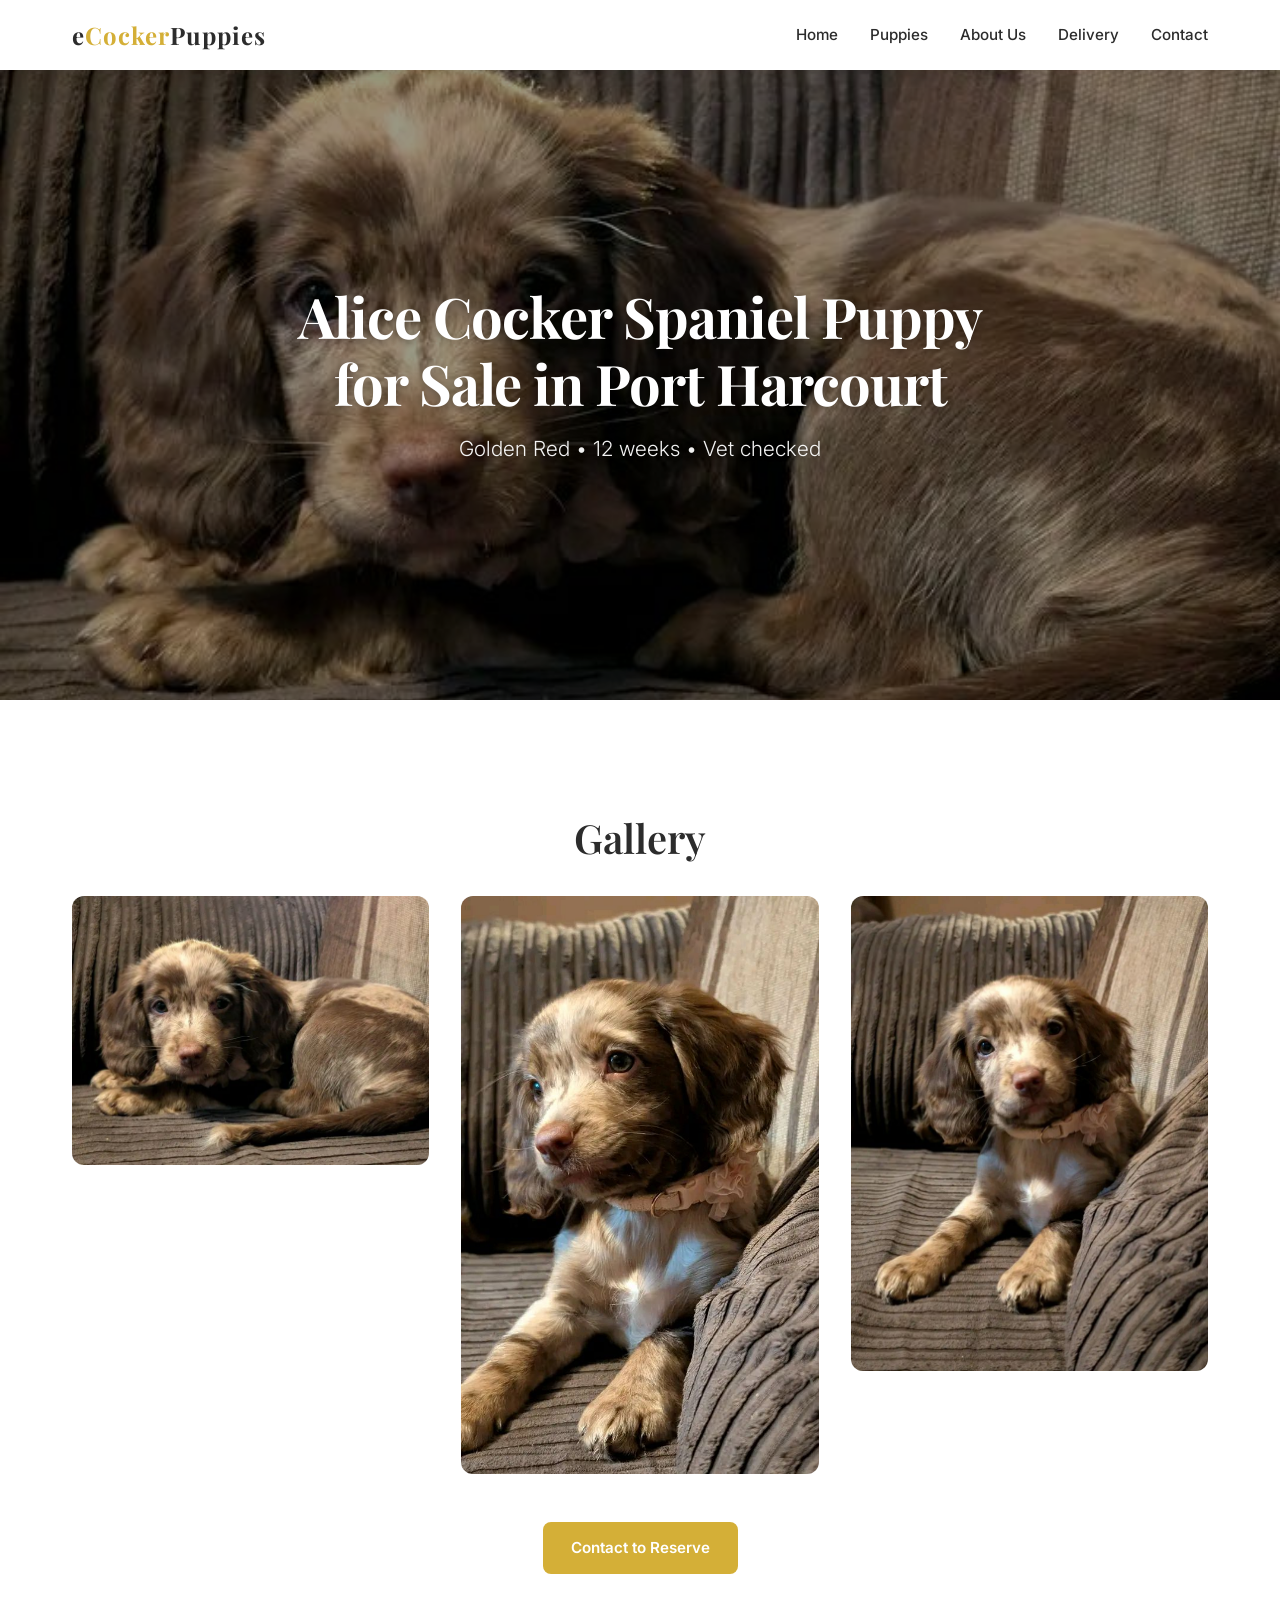
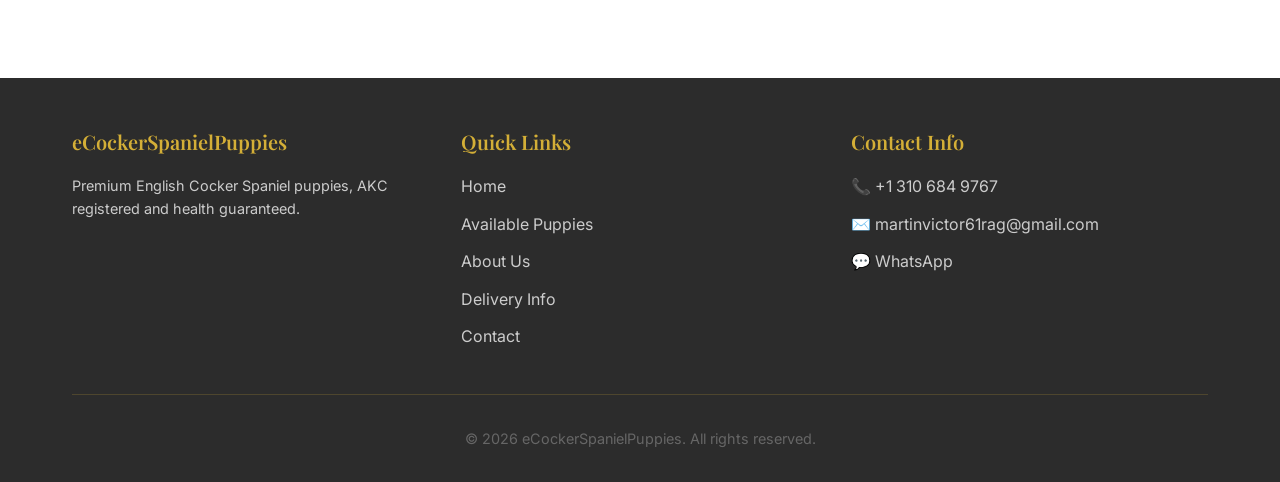
<file: puppies/alice/index.html>
<!DOCTYPE html>
<html lang="en">
<head>
  <meta charset="UTF-8">
  <title>Cocker Spaniel Puppies for Sale in Port Harcourt | Alice</title>
  <meta name="description" content="Healthy, AKC Cocker Spaniel puppies for sale in Port Harcourt, Rivers State. Vaccinated, vet checked. Call now.">
  <meta name="robots" content="index, follow">
  <meta name="viewport" content="width=device-width, initial-scale=1.0">
  <link rel="canonical" href="https://ecockerspanielpuppies.com/puppies/alice/">

  <meta property="og:title" content="Cocker Spaniel Puppies for Sale">
  <meta property="og:description" content="Healthy, AKC Cocker Spaniel puppies in Port Harcourt.">
  <meta property="og:type" content="website">
  <meta property="og:url" content="https://ecockerspanielpuppies.com/puppies/alice/">
  <meta property="og:image" content="https://ecockerspanielpuppies.com/images/og-image.jpg">

  <meta property="og:image:alt" content="Cocker Spaniel puppy Golden Red 12 weeks">
  <link rel="stylesheet" href="/css/style.css">

  <script type="application/ld+json">
  {
    "@context": "https://schema.org",
    "@type": "Product",
    "name": "Alice - Cocker Spaniel Puppy",
    "description": "Healthy, AKC Cocker Spaniel puppy ready for a forever home.",
    "brand": {
      "@type": "Brand",
      "name": "E Cocker Spaniel Puppies"
    }
  }
  </script>
</head>
<body>
<nav>
  <div class="nav-container">
    <div class="logo">e<span>Cocker</span>Puppies</div>
    <ul class="nav-links">
      <li><a href="/index.html">Home</a></li>
      <li><a href="/puppies.html">Puppies</a></li>
      <li><a href="/about.html">About Us</a></li>
      <li><a href="/delivery.html">Delivery</a></li>
      <li><a href="/contact.html">Contact</a></li>
    </ul>
    <div class="hamburger">
      <span></span>
      <span></span>
      <span></span>
    </div>
  </div>
</nav>

<main>
  <section class="hero-section" style="background-image: url('/images/alice-1.JPG');">
    <div class="hero-overlay"></div>
    <div class="hero-content">
      <h1>Alice Cocker Spaniel Puppy for Sale in Port Harcourt</h1>
      <p class="subtitle">Golden Red • 12 weeks • Vet checked</p>
    </div>
  </section>

  <section>
    <div class="container">
      <h2 style="text-align:center; margin: 3rem 0 2rem;">Gallery</h2>

      <div class="grid grid-3">
        <div>
          <img
            src="/images/alice-1.JPG"
            alt="Cocker Spaniel puppy Golden Red 12 weeks"
            loading="eager"
            style="width:100%; border-radius:12px;"
          >
        </div>
        <div>
          <img
            src="/images/alice-2.JPG"
            alt="Cocker Spaniel puppy Golden Red 12 weeks"
            loading="lazy"
            style="width:100%; border-radius:12px;"
          >
        </div>
        <div>
          <img
            src="/images/alice-3.JPG"
            alt="Cocker Spaniel puppy Golden Red 12 weeks"
            loading="lazy"
            style="width:100%; border-radius:12px;"
          >
        </div>
      </div>

      <div style="margin: 2.5rem 0; text-align:center;">
        <a href="/contact.html" class="btn btn-primary">Contact to Reserve</a>
      </div>
    </div>
  </section>
</main>

<footer>
  <div class="container">
    <div class="footer-content">
      <div class="footer-section">
        <h4>eCockerSpanielPuppies</h4>
        <p style="font-size: 0.9rem; color: #ccc; margin-bottom: 1rem;">
          Premium English Cocker Spaniel puppies, AKC registered and health guaranteed.
        </p>
      </div>

      <div class="footer-section">
        <h4>Quick Links</h4>
        <ul class="footer-links">
          <li><a href="/index.html">Home</a></li>
          <li><a href="/puppies.html">Available Puppies</a></li>
          <li><a href="/about.html">About Us</a></li>
          <li><a href="/delivery.html">Delivery Info</a></li>
          <li><a href="/contact.html">Contact</a></li>
        </ul>
      </div>

      <div class="footer-section">
        <h4>Contact Info</h4>
        <ul class="footer-links">
          <li><a href="tel:+13106849767">📞 +1 310 684 9767</a></li>
          <li><a href="mailto:martinvictor61rag@gmail.com">✉️ martinvictor61rag@gmail.com</a></li>
          <li><a href="https://wa.me/13106849767" target="_blank">💬 WhatsApp</a></li>
        </ul>
      </div>
    </div>

    <div class="footer-bottom">
      <p>&copy; 2026 eCockerSpanielPuppies. All rights reserved.</p>
    </div>
  </div>
</footer>

<script src="/js/script.js"></script>
</body>
</html>
</file>
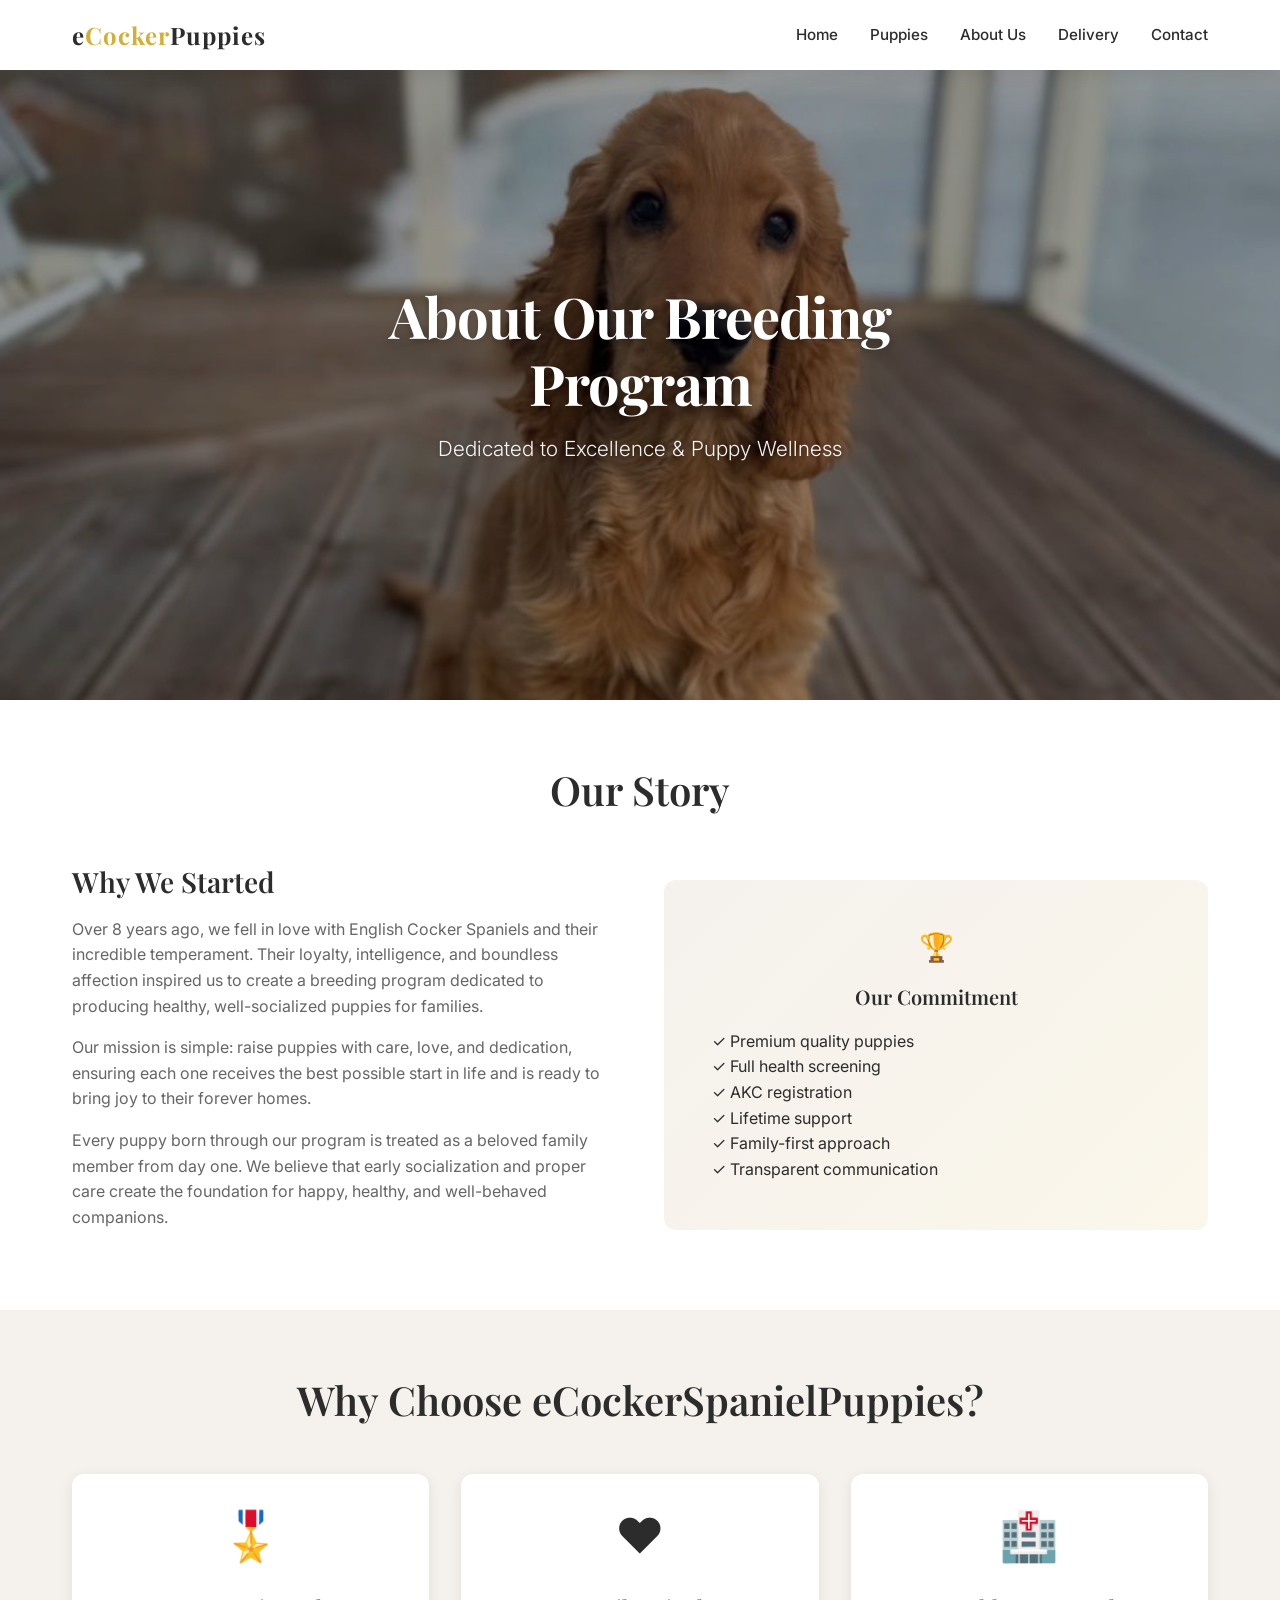
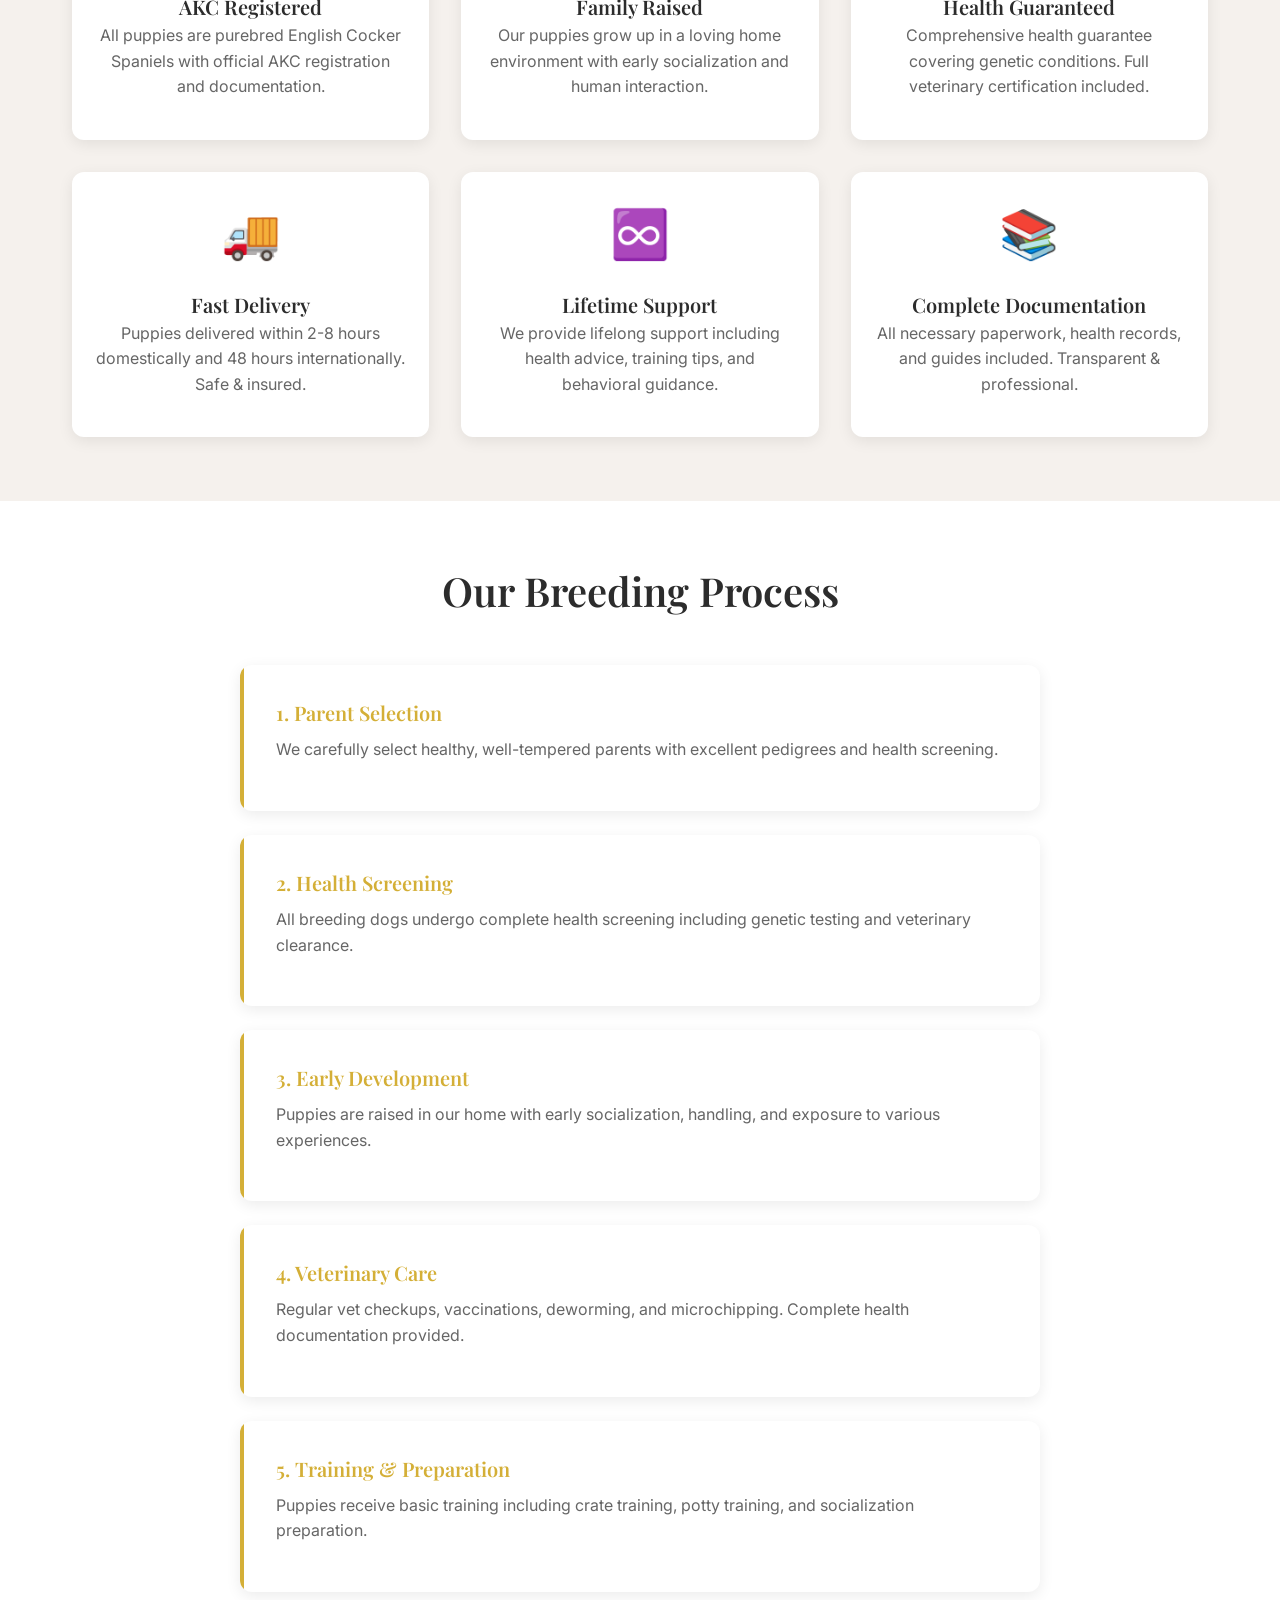
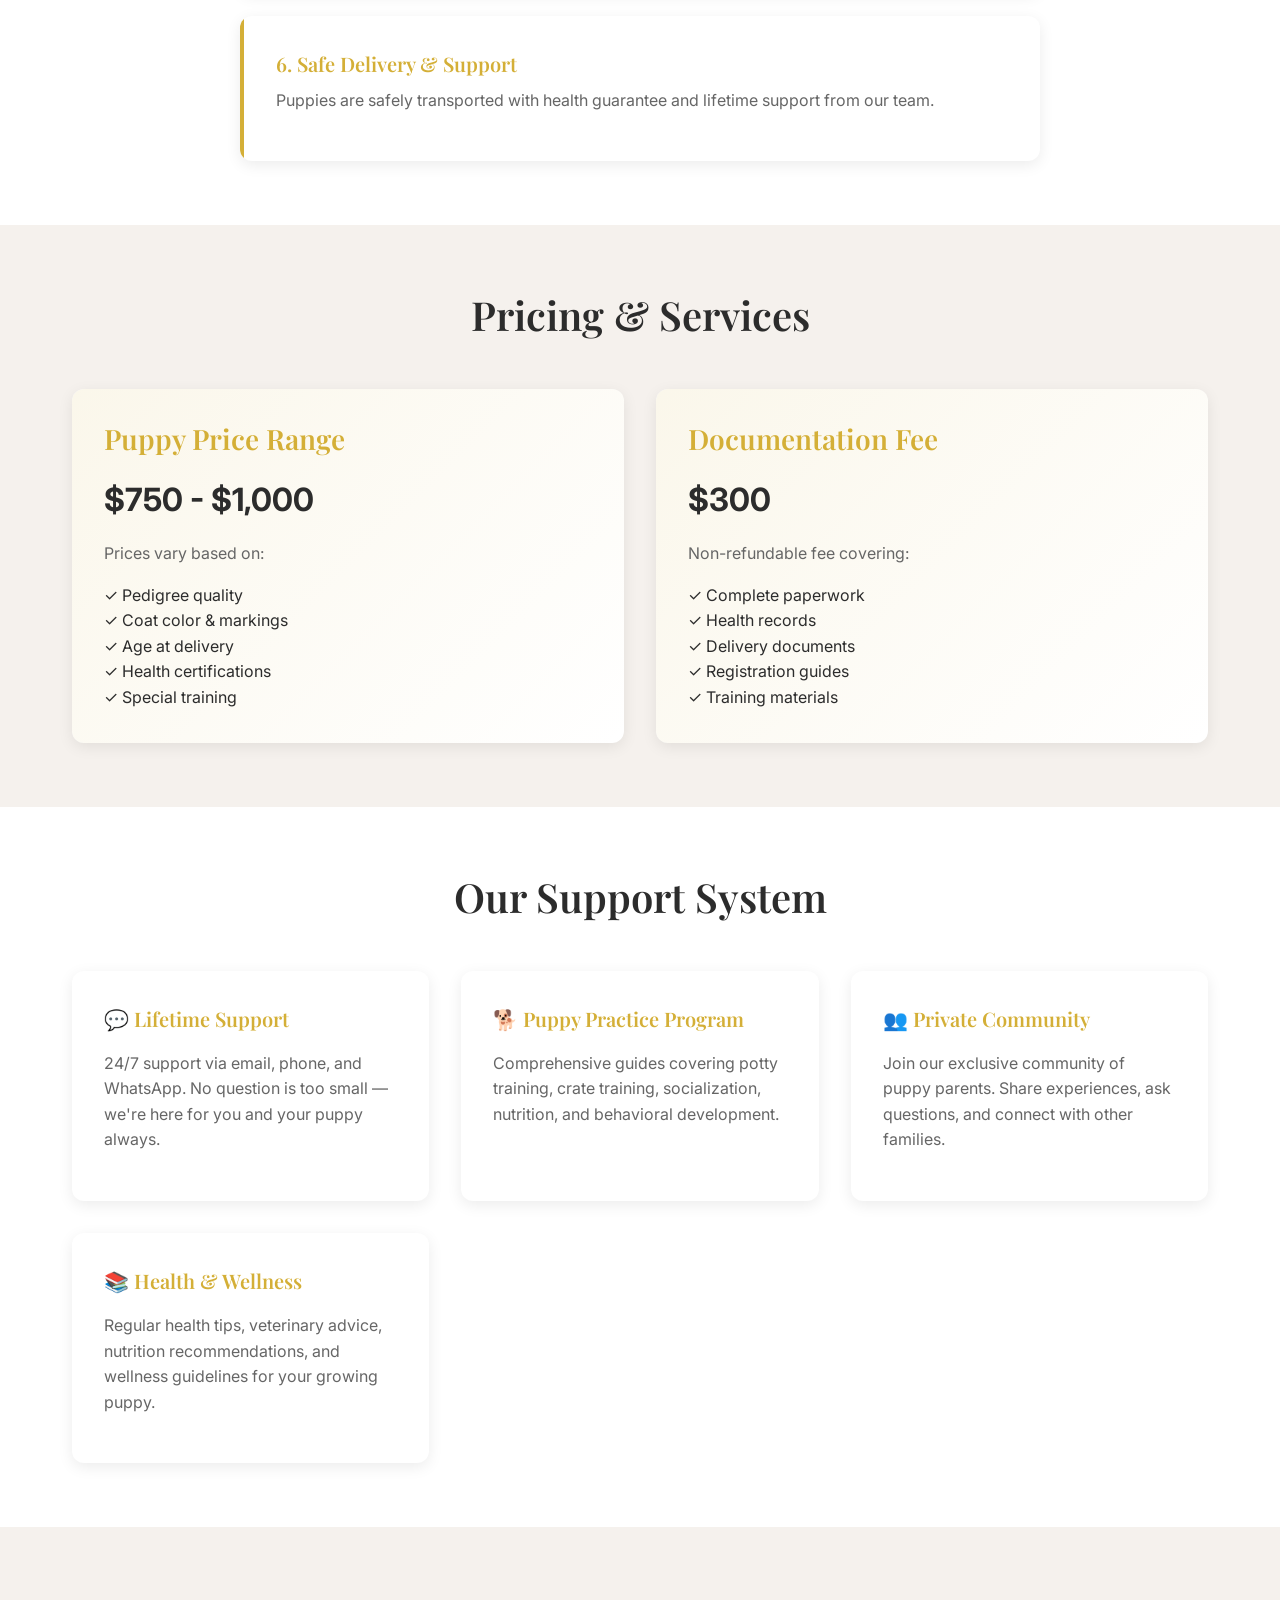
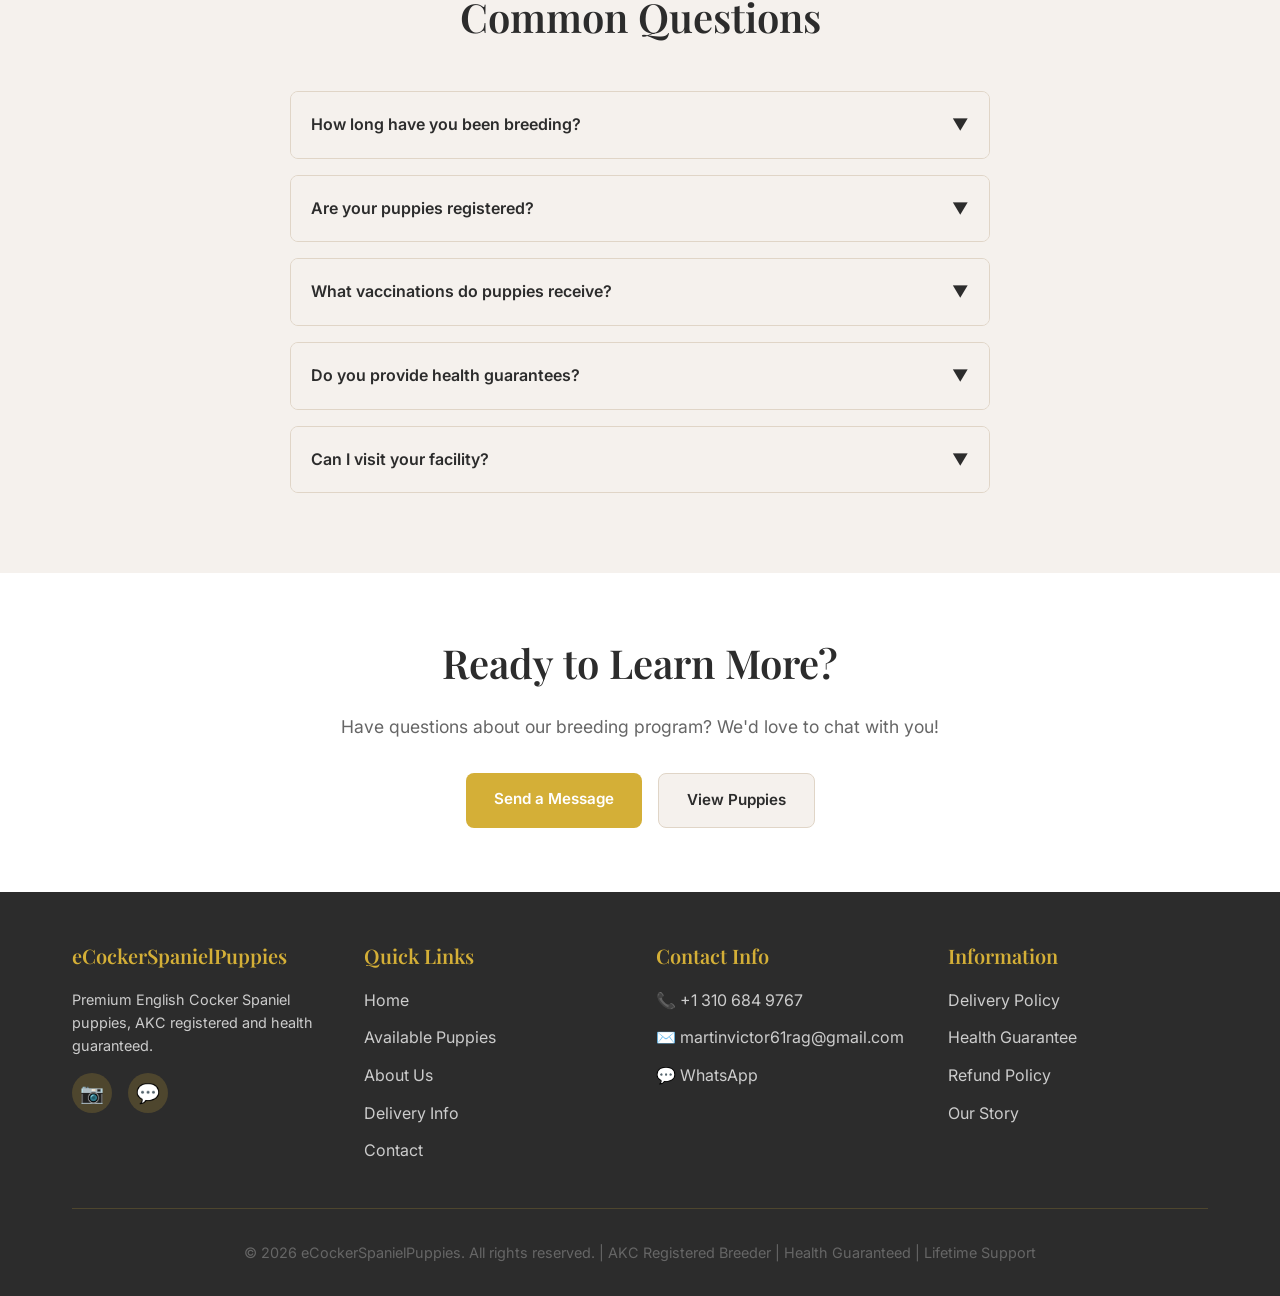
<file: about.html>
<!DOCTYPE html>
<html lang="en">
<head>
  <meta charset="UTF-8">
  <meta name="viewport" content="width=device-width, initial-scale=1.0">
  <meta name="description" content="Learn about eCockerSpanielPuppies. Premium AKC registered breeder with 8+ years experience, health guaranteed puppies, family raised with lifetime support.">
  <meta name="keywords" content="About us, breeder info, cocker spaniel breeding, puppy care, family breeder">
  <meta name="author" content="eCockerSpanielPuppies">
  <meta name="robots" content="index, follow">
  <meta name="theme-color" content="#d4af37">
  <meta name="color-scheme" content="light">
  <meta property="og:title" content="About Us - eCockerSpanielPuppies">
  <meta property="og:description" content="Learn about our breeding program. Premium AKC registered breeder with 8+ years experience and lifetime support.">
  <meta property="og:type" content="website">
  <meta property="og:url" content="https://www.ecockerspanielpuppies.com/about.html">
  <meta name="twitter:card" content="summary_large_image">
  <!-- Google Ads and SEO Meta Tags -->
  <meta name="google-site-verification" content="">
  <meta name="target-audience" content="puppy buyers, pet lovers, dog enthusiasts">
  <meta name="rating" content="general">
  <meta property="og:image" content="">
  <meta name="format-detection" content="telephone=no">
  <meta name="language" content="en-US">
  <meta name="distribution" content="global">
  <meta name="revisit-after" content="7 days">
  <link rel="canonical" href="https://www.ecockerspanielpuppies.com/about.html">
  <title>About Us - eCockerSpanielPuppies</title>
  <link rel="stylesheet" href="css/style.css">
  
  <!-- Schema.org Structured Data for About Page -->
  <script type="application/ld+json">
  {
    "@context": "https://schema.org",
    "@type": "AboutPage",
    "name": "About eCockerSpanielPuppies",
    "description": "Learn about our breeding program. Premium AKC registered breeder with 8+ years experience and lifetime support.",
    "mainEntity": {
      "@type": "Organization",
      "name": "eCockerSpanielPuppies",
      "url": "https://www.ecockerspanielpuppies.com",
      "description": "Premium English Cocker Spaniel puppies breeder with family-first approach"
    }
  }
  </script>
</head>
<body>

<!-- ============================================================================
  NAVIGATION BAR
  ============================================================================ -->
<nav>
  <div class="nav-container">
    <div class="logo">e<span>Cocker</span>Puppies</div>
    <ul class="nav-links">
      <li><a href="index.html">Home</a></li>
      <li><a href="puppies.html">Puppies</a></li>
      <li><a href="about.html">About Us</a></li>
      <li><a href="delivery.html">Delivery</a></li>
      <li><a href="contact.html">Contact</a></li>
    </ul>
    <div class="hamburger">
      <span></span>
      <span></span>
      <span></span>
    </div>
  </div>
</nav>

<!-- ============================================================================
  MAIN CONTENT
  ============================================================================ -->
<main>

<!-- ============================================================================
  PAGE HEADER / HERO SECTION
  ============================================================================ -->
<section class="hero-section" style="background-image: url('./images/lilo-1.jpg');">
  <div class="hero-overlay"></div>
  <div class="hero-content">
    <h1>About Our Breeding Program</h1>
    <p class="subtitle">Dedicated to Excellence & Puppy Wellness</p>
  </div>
</section>

<!-- ============================================================================
  OUR STORY
  ============================================================================ -->
<section>
  <div class="container">
    <h2 style="text-align: center; margin-bottom: 3rem;">Our Story</h2>
    
    <div class="grid grid-2" style="gap: 3rem; align-items: center;">
      <div>
        <h3>Why We Started</h3>
        <p>
          Over 8 years ago, we fell in love with English Cocker Spaniels and their incredible temperament. Their loyalty, intelligence, and boundless affection inspired us to create a breeding program dedicated to producing healthy, well-socialized puppies for families.
        </p>
        <p>
          Our mission is simple: raise puppies with care, love, and dedication, ensuring each one receives the best possible start in life and is ready to bring joy to their forever homes.
        </p>
        <p>
          Every puppy born through our program is treated as a beloved family member from day one. We believe that early socialization and proper care create the foundation for happy, healthy, and well-behaved companions.
        </p>
      </div>
      <div style="background: linear-gradient(135deg, var(--primary-beige), rgba(212, 175, 55, 0.1)); padding: 3rem; border-radius: 12px; text-align: center;">
        <h3 style="color: var(--primary-gold); margin-bottom: 1rem;">🏆</h3>
        <h4 style="margin-bottom: 1rem;">Our Commitment</h4>
        <ul style="text-align: left; list-style: none;">
          <li>✓ Premium quality puppies</li>
          <li>✓ Full health screening</li>
          <li>✓ AKC registration</li>
          <li>✓ Lifetime support</li>
          <li>✓ Family-first approach</li>
          <li>✓ Transparent communication</li>
        </ul>
      </div>
    </div>
  </div>
</section>

<!-- ============================================================================
  WHY CHOOSE US
  ============================================================================ -->
<section style="background-color: var(--primary-beige);">
  <div class="container">
    <h2 style="text-align: center; margin-bottom: 3rem;">Why Choose eCockerSpanielPuppies?</h2>
    
    <div class="grid grid-3">
      <div class="card fade-in">
        <div style="padding: 1.5rem; text-align: center;">
          <div style="font-size: 3rem; margin-bottom: 1rem;">🎖️</div>
          <h4>AKC Registered</h4>
          <p>All puppies are purebred English Cocker Spaniels with official AKC registration and documentation.</p>
        </div>
      </div>

      <div class="card fade-in">
        <div style="padding: 1.5rem; text-align: center;">
          <div style="font-size: 3rem; margin-bottom: 1rem;">❤️</div>
          <h4>Family Raised</h4>
          <p>Our puppies grow up in a loving home environment with early socialization and human interaction.</p>
        </div>
      </div>

      <div class="card fade-in">
        <div style="padding: 1.5rem; text-align: center;">
          <div style="font-size: 3rem; margin-bottom: 1rem;">🏥</div>
          <h4>Health Guaranteed</h4>
          <p>Comprehensive health guarantee covering genetic conditions. Full veterinary certification included.</p>
        </div>
      </div>

      <div class="card fade-in">
        <div style="padding: 1.5rem; text-align: center;">
          <div style="font-size: 3rem; margin-bottom: 1rem;">🚚</div>
          <h4>Fast Delivery</h4>
          <p>Puppies delivered within 2-8 hours domestically and 48 hours internationally. Safe & insured.</p>
        </div>
      </div>

      <div class="card fade-in">
        <div style="padding: 1.5rem; text-align: center;">
          <div style="font-size: 3rem; margin-bottom: 1rem;">♾️</div>
          <h4>Lifetime Support</h4>
          <p>We provide lifelong support including health advice, training tips, and behavioral guidance.</p>
        </div>
      </div>

      <div class="card fade-in">
        <div style="padding: 1.5rem; text-align: center;">
          <div style="font-size: 3rem; margin-bottom: 1rem;">📚</div>
          <h4>Complete Documentation</h4>
          <p>All necessary paperwork, health records, and guides included. Transparent & professional.</p>
        </div>
      </div>
    </div>
  </div>
</section>

<!-- ============================================================================
  OUR PROCESS
  ============================================================================ -->
<section>
  <div class="container">
    <h2 style="text-align: center; margin-bottom: 3rem;">Our Breeding Process</h2>
    
    <div style="max-width: 800px; margin: 0 auto;">
      <div class="card slide-in" style="margin-bottom: 1.5rem;">
        <div style="padding: 2rem; border-left: 4px solid var(--primary-gold);">
          <h4 style="color: var(--primary-gold); margin-bottom: 0.5rem;">1. Parent Selection</h4>
          <p>We carefully select healthy, well-tempered parents with excellent pedigrees and health screening.</p>
        </div>
      </div>

      <div class="card slide-in" style="margin-bottom: 1.5rem;">
        <div style="padding: 2rem; border-left: 4px solid var(--primary-gold);">
          <h4 style="color: var(--primary-gold); margin-bottom: 0.5rem;">2. Health Screening</h4>
          <p>All breeding dogs undergo complete health screening including genetic testing and veterinary clearance.</p>
        </div>
      </div>

      <div class="card slide-in" style="margin-bottom: 1.5rem;">
        <div style="padding: 2rem; border-left: 4px solid var(--primary-gold);">
          <h4 style="color: var(--primary-gold); margin-bottom: 0.5rem;">3. Early Development</h4>
          <p>Puppies are raised in our home with early socialization, handling, and exposure to various experiences.</p>
        </div>
      </div>

      <div class="card slide-in" style="margin-bottom: 1.5rem;">
        <div style="padding: 2rem; border-left: 4px solid var(--primary-gold);">
          <h4 style="color: var(--primary-gold); margin-bottom: 0.5rem;">4. Veterinary Care</h4>
          <p>Regular vet checkups, vaccinations, deworming, and microchipping. Complete health documentation provided.</p>
        </div>
      </div>

      <div class="card slide-in" style="margin-bottom: 1.5rem;">
        <div style="padding: 2rem; border-left: 4px solid var(--primary-gold);">
          <h4 style="color: var(--primary-gold); margin-bottom: 0.5rem;">5. Training & Preparation</h4>
          <p>Puppies receive basic training including crate training, potty training, and socialization preparation.</p>
        </div>
      </div>

      <div class="card slide-in">
        <div style="padding: 2rem; border-left: 4px solid var(--primary-gold);">
          <h4 style="color: var(--primary-gold); margin-bottom: 0.5rem;">6. Safe Delivery & Support</h4>
          <p>Puppies are safely transported with health guarantee and lifetime support from our team.</p>
        </div>
      </div>
    </div>
  </div>
</section>

<!-- ============================================================================
  PRICING & SERVICES
  ============================================================================ -->
<section style="background-color: var(--primary-beige);">
  <div class="container">
    <h2 style="text-align: center; margin-bottom: 3rem;">Pricing & Services</h2>
    
    <div class="grid grid-2" style="gap: 2rem;">
      <div class="card">
        <div style="padding: 2rem; background: linear-gradient(135deg, rgba(212, 175, 55, 0.1), transparent); border-radius: 12px;">
          <h3 style="color: var(--primary-gold); margin-bottom: 1rem;">Puppy Price Range</h3>
          <p style="font-size: 2rem; font-weight: 700; color: var(--text-dark); margin-bottom: 1rem;">$750 - $1,000</p>
          <p style="margin-bottom: 0;">Prices vary based on:</p>
          <ul style="margin-top: 1rem; text-align: left; list-style: none;">
            <li>✓ Pedigree quality</li>
            <li>✓ Coat color & markings</li>
            <li>✓ Age at delivery</li>
            <li>✓ Health certifications</li>
            <li>✓ Special training</li>
          </ul>
        </div>
      </div>

      <div class="card">
        <div style="padding: 2rem; background: linear-gradient(135deg, rgba(212, 175, 55, 0.1), transparent); border-radius: 12px;">
          <h3 style="color: var(--primary-gold); margin-bottom: 1rem;">Documentation Fee</h3>
          <p style="font-size: 2rem; font-weight: 700; color: var(--text-dark); margin-bottom: 1rem;">$300</p>
          <p style="margin-bottom: 1rem;">Non-refundable fee covering:</p>
          <ul style="text-align: left; list-style: none;">
            <li>✓ Complete paperwork</li>
            <li>✓ Health records</li>
            <li>✓ Delivery documents</li>
            <li>✓ Registration guides</li>
            <li>✓ Training materials</li>
          </ul>
        </div>
      </div>
    </div>
  </div>
</section>

<!-- ============================================================================
  SUPPORT & COMMUNITY
  ============================================================================ -->
<section>
  <div class="container">
    <h2 style="text-align: center; margin-bottom: 3rem;">Our Support System</h2>
    
    <div class="grid grid-2">
      <div class="card fade-in">
        <div style="padding: 2rem;">
          <h4 style="color: var(--primary-gold); margin-bottom: 1rem;">💬 Lifetime Support</h4>
          <p>24/7 support via email, phone, and WhatsApp. No question is too small — we're here for you and your puppy always.</p>
        </div>
      </div>

      <div class="card fade-in">
        <div style="padding: 2rem;">
          <h4 style="color: var(--primary-gold); margin-bottom: 1rem;">🐕 Puppy Practice Program</h4>
          <p>Comprehensive guides covering potty training, crate training, socialization, nutrition, and behavioral development.</p>
        </div>
      </div>

      <div class="card fade-in">
        <div style="padding: 2rem;">
          <h4 style="color: var(--primary-gold); margin-bottom: 1rem;">👥 Private Community</h4>
          <p>Join our exclusive community of puppy parents. Share experiences, ask questions, and connect with other families.</p>
        </div>
      </div>

      <div class="card fade-in">
        <div style="padding: 2rem;">
          <h4 style="color: var(--primary-gold); margin-bottom: 1rem;">📚 Health & Wellness</h4>
          <p>Regular health tips, veterinary advice, nutrition recommendations, and wellness guidelines for your growing puppy.</p>
        </div>
      </div>
    </div>
  </div>
</section>

<!-- ============================================================================
  FAQ
  ============================================================================ -->
<section style="background-color: var(--primary-beige);">
  <div class="container">
    <h2 style="text-align: center; margin-bottom: 3rem;">Common Questions</h2>
    
    <div style="max-width: 700px; margin: 0 auto;">
      <div class="accordion">
        <div class="accordion-header">
          How long have you been breeding?
          <span class="icon">▼</span>
        </div>
        <div class="accordion-body">
          <div class="accordion-content">
            We've been dedicated to breeding premium English Cocker Spaniels for over 8 years. Our experience helps us produce healthy, well-tempered puppies consistently.
          </div>
        </div>
      </div>

      <div class="accordion">
        <div class="accordion-header">
          Are your puppies registered?
          <span class="icon">▼</span>
        </div>
        <div class="accordion-body">
          <div class="accordion-content">
            Yes! All our puppies are AKC (American Kennel Club) registered and come with official registration documents.
          </div>
        </div>
      </div>

      <div class="accordion">
        <div class="accordion-header">
          What vaccinations do puppies receive?
          <span class="icon">▼</span>
        </div>
        <div class="accordion-body">
          <div class="accordion-content">
            Puppies receive age-appropriate vaccinations, deworming, flea/tick prevention, and are microchipped before delivery. A full health record is provided.
          </div>
        </div>
      </div>

      <div class="accordion">
        <div class="accordion-header">
          Do you provide health guarantees?
          <span class="icon">▼</span>
        </div>
        <div class="accordion-body">
          <div class="accordion-content">
            Yes! We offer a comprehensive 2-year health guarantee covering genetic conditions. If any health issues arise, we provide full support and replacement or refund options.
          </div>
        </div>
      </div>

      <div class="accordion">
        <div class="accordion-header">
          Can I visit your facility?
          <span class="icon">▼</span>
        </div>
        <div class="accordion-body">
          <div class="accordion-content">
            We value transparency and welcome inquiries. Contact us to arrange a visit or arrange a video call to meet our breeding program and see our puppies.
          </div>
        </div>
      </div>
    </div>
  </div>
</section>

<!-- ============================================================================
  CTA SECTION
  ============================================================================ -->
<section>
  <div class="container" style="text-align: center;">
    <h2>Ready to Learn More?</h2>
    <p style="font-size: 1.1rem; margin-bottom: 2rem;">
      Have questions about our breeding program? We'd love to chat with you!
    </p>
    <div style="display: flex; gap: 1rem; justify-content: center; flex-wrap: wrap;">
      <a href="contact.html" class="btn btn-primary">Send a Message</a>
      <a href="puppies.html" class="btn btn-secondary">View Puppies</a>
    </div>
  </div>
</section>

</main>

<!-- ============================================================================
  FOOTER
  ============================================================================ -->
<footer>
  <div class="container">
    <div class="footer-content">
      <div class="footer-section">
        <h4>eCockerSpanielPuppies</h4>
        <p style="font-size: 0.9rem; color: #ccc; margin-bottom: 1rem;">
          Premium English Cocker Spaniel puppies, AKC registered and health guaranteed.
        </p>
        <div class="social-icons">
          <a href="https://www.instagram.com/ecockerSpanielpuppies" class="social-icon" target="_blank" title="Instagram">📷</a>
          <a href="https://wa.me/13106849767" class="social-icon" target="_blank" title="WhatsApp">💬</a>
        </div>
      </div>

      <div class="footer-section">
        <h4>Quick Links</h4>
        <ul class="footer-links">
          <li><a href="index.html">Home</a></li>
          <li><a href="puppies.html">Available Puppies</a></li>
          <li><a href="about.html">About Us</a></li>
          <li><a href="delivery.html">Delivery Info</a></li>
          <li><a href="contact.html">Contact</a></li>
        </ul>
      </div>

      <div class="footer-section">
        <h4>Contact Info</h4>
        <ul class="footer-links">
          <li>
            <a href="tel:+13106849767">📞 +1 310 684 9767</a>
          </li>
          <li>
            <a href="mailto:martinvictor61rag@gmail.com">✉️ martinvictor61rag@gmail.com</a>
          </li>
          <li>
            <a href="https://wa.me/13106849767" target="_blank">💬 WhatsApp</a>
          </li>
        </ul>
      </div>

      <div class="footer-section">
        <h4>Information</h4>
        <ul class="footer-links">
          <li><a href="delivery.html">Delivery Policy</a></li>
          <li><a href="delivery.html">Health Guarantee</a></li>
          <li><a href="delivery.html">Refund Policy</a></li>
          <li><a href="about.html">Our Story</a></li>
        </ul>
      </div>
    </div>

    <div class="footer-bottom">
      <p>&copy; 2026 eCockerSpanielPuppies. All rights reserved. | AKC Registered Breeder | Health Guaranteed | Lifetime Support</p>
    </div>
  </div>
</footer>

<script src="js/script.js"></script>
</body>
</html>
</file>
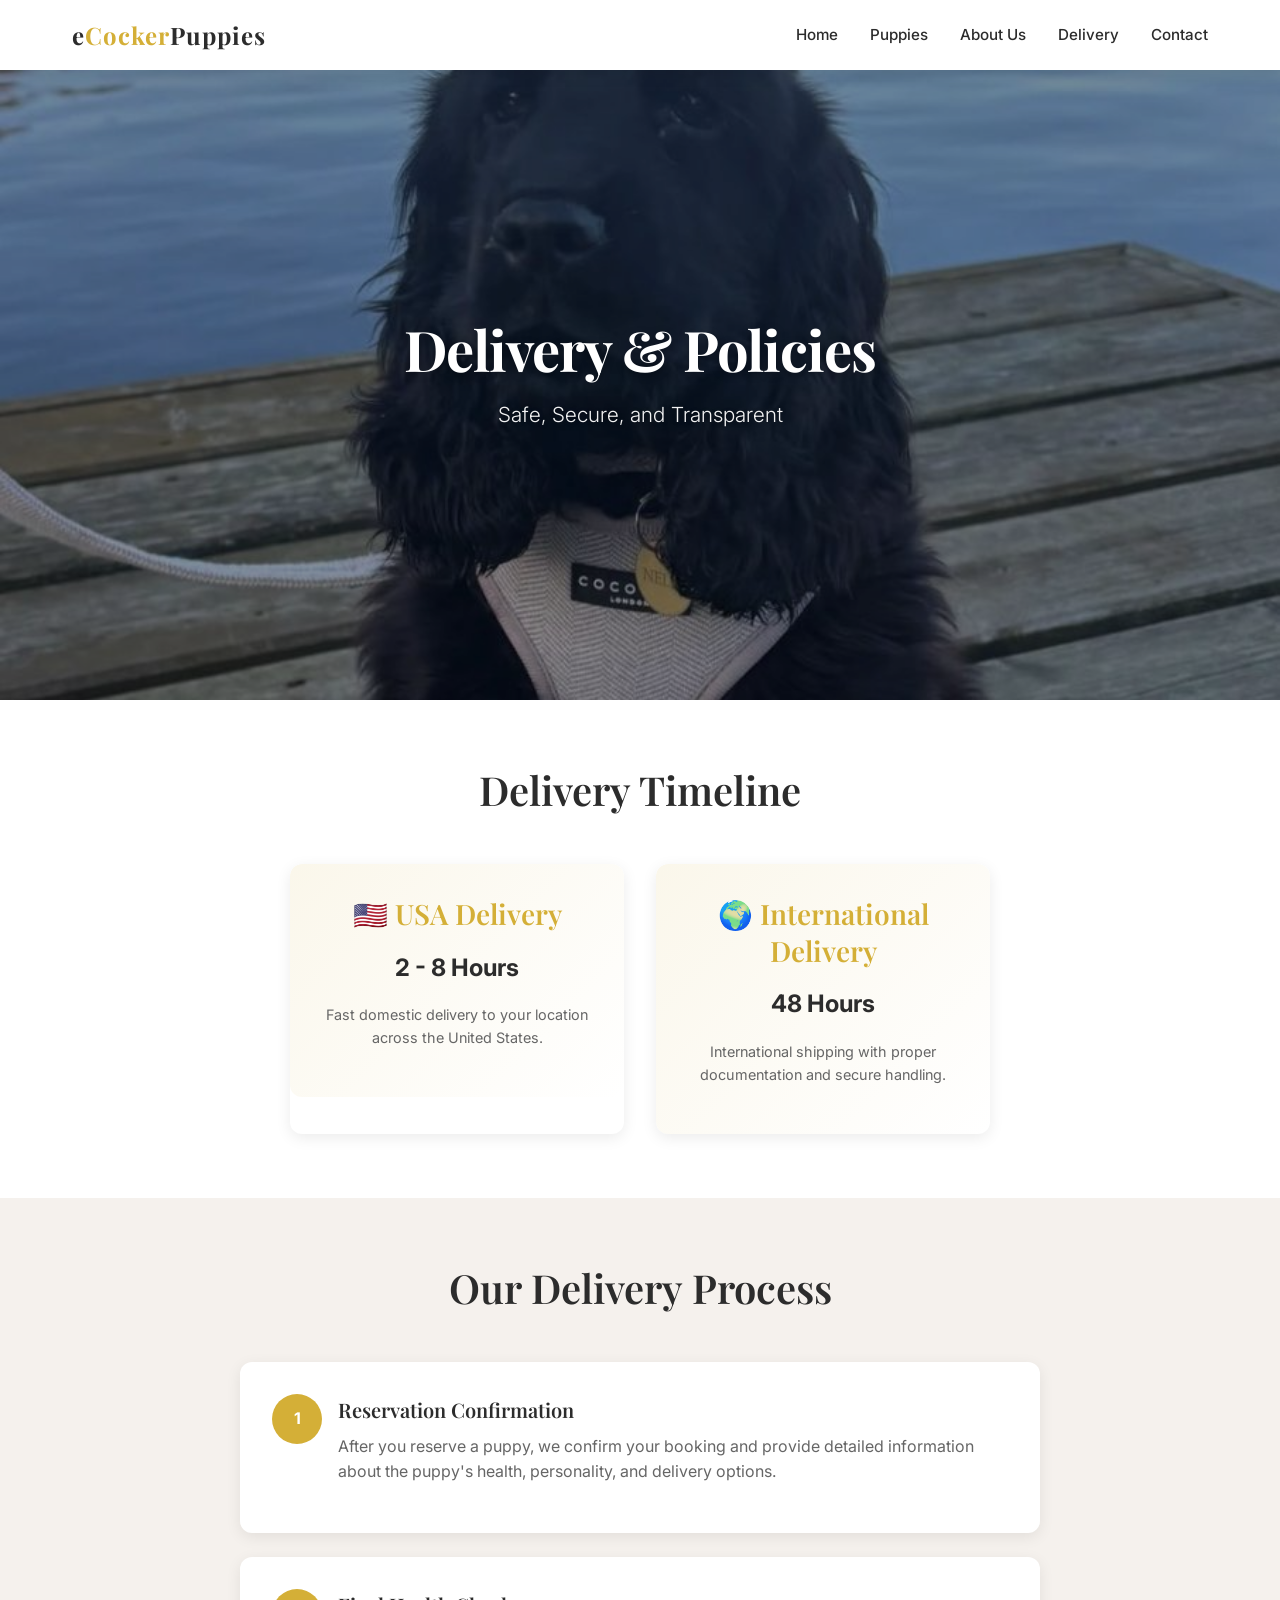
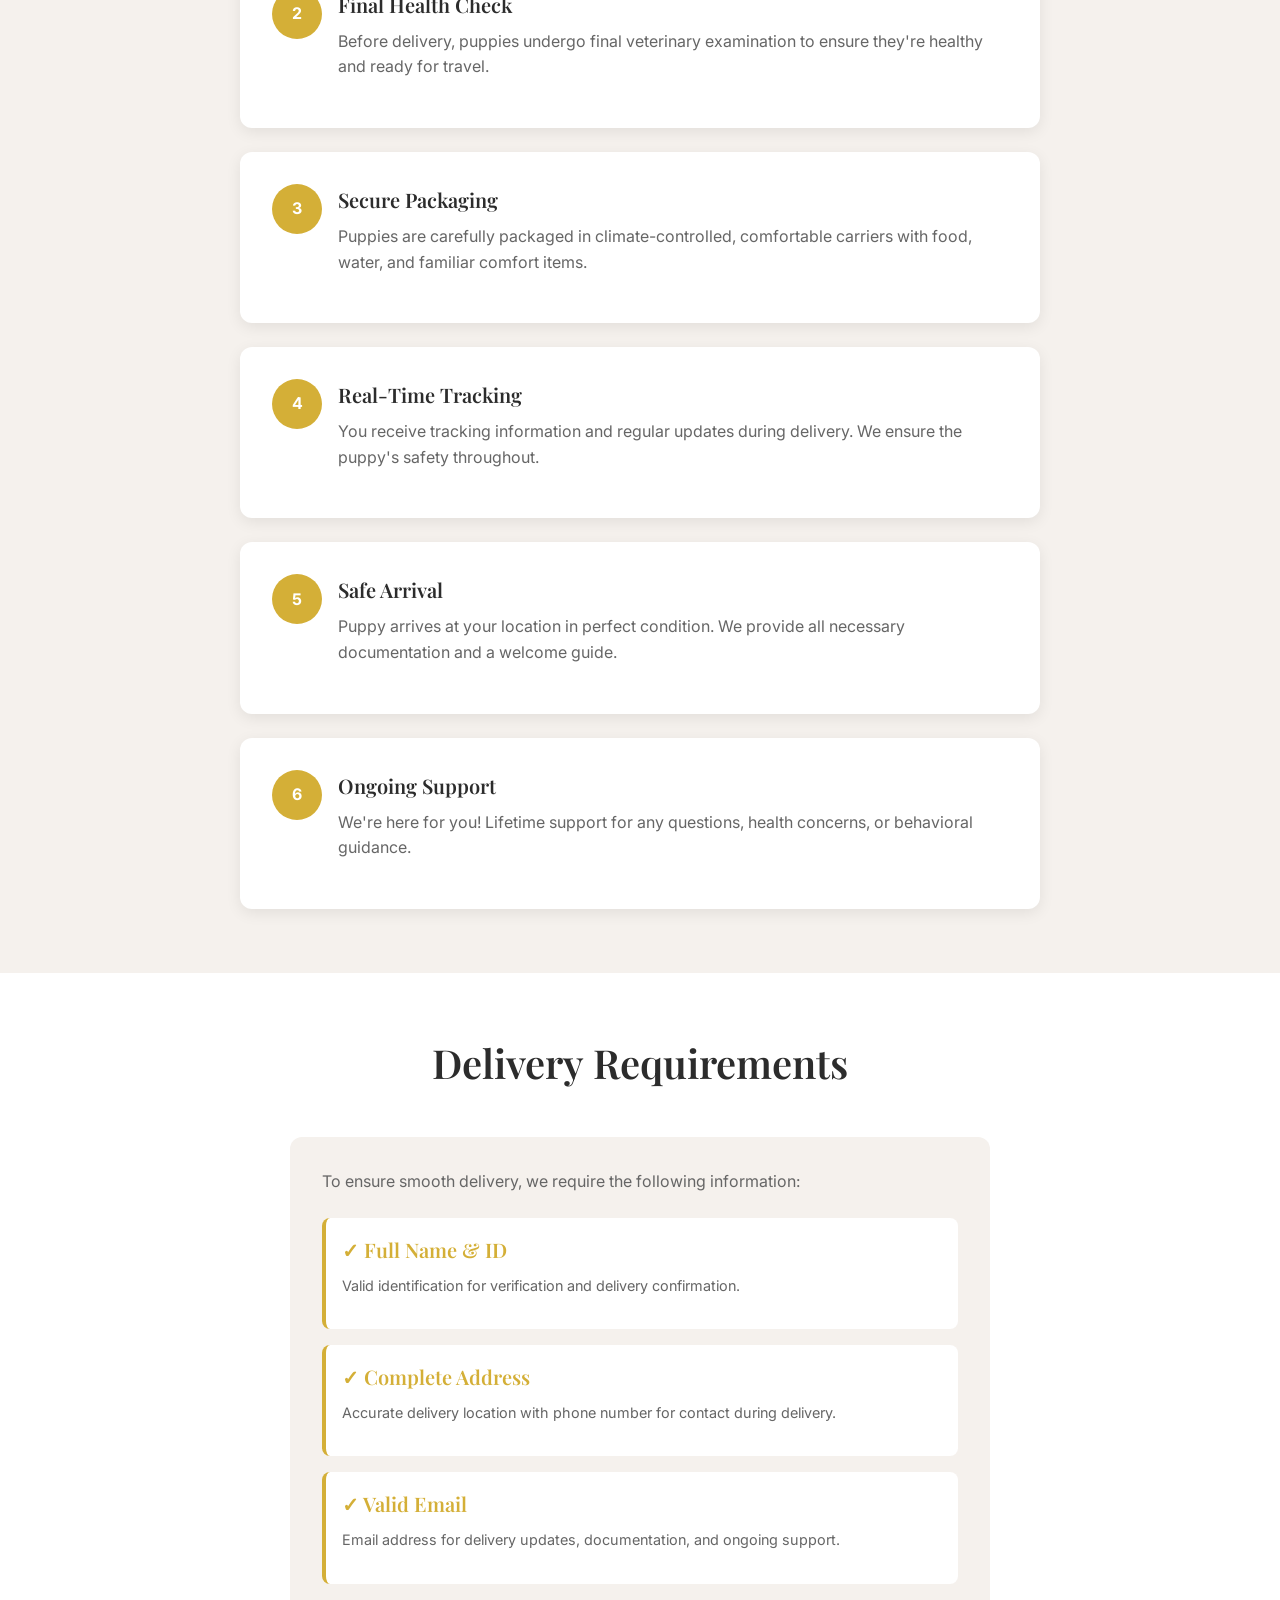
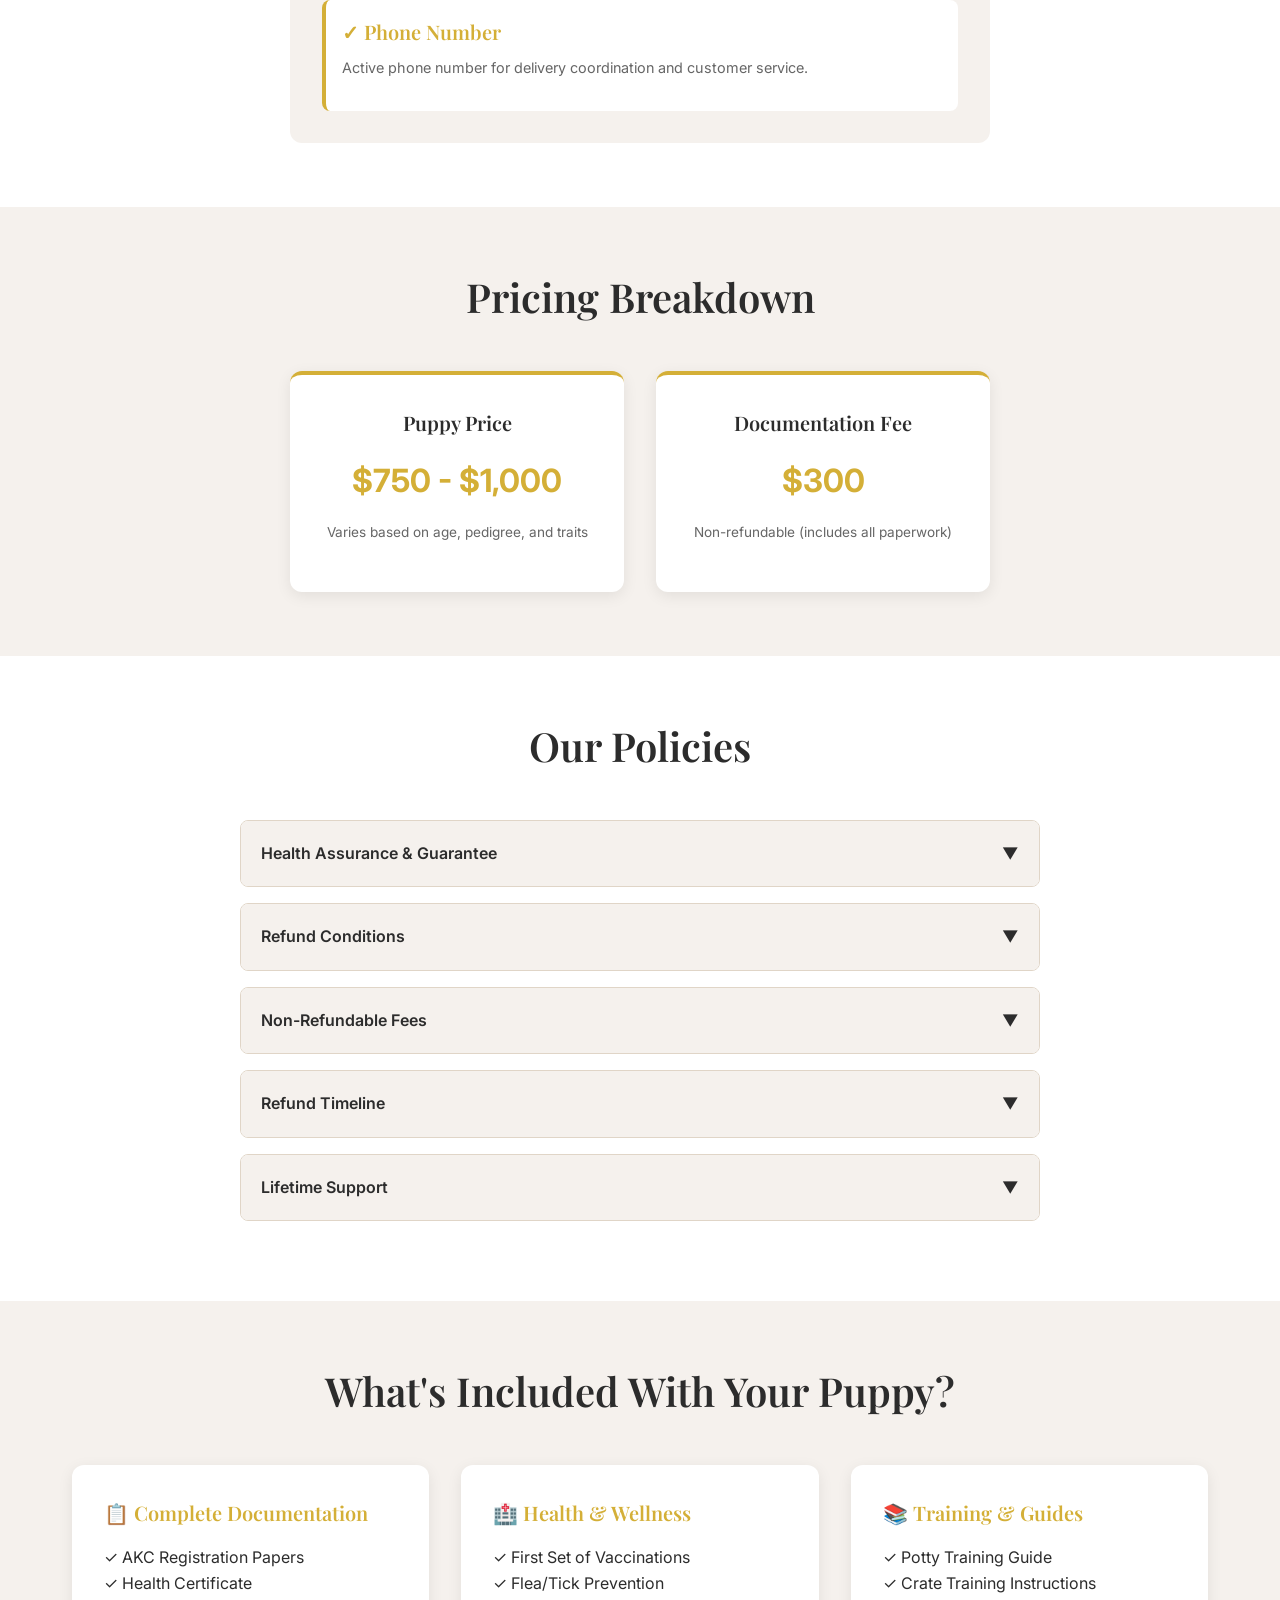
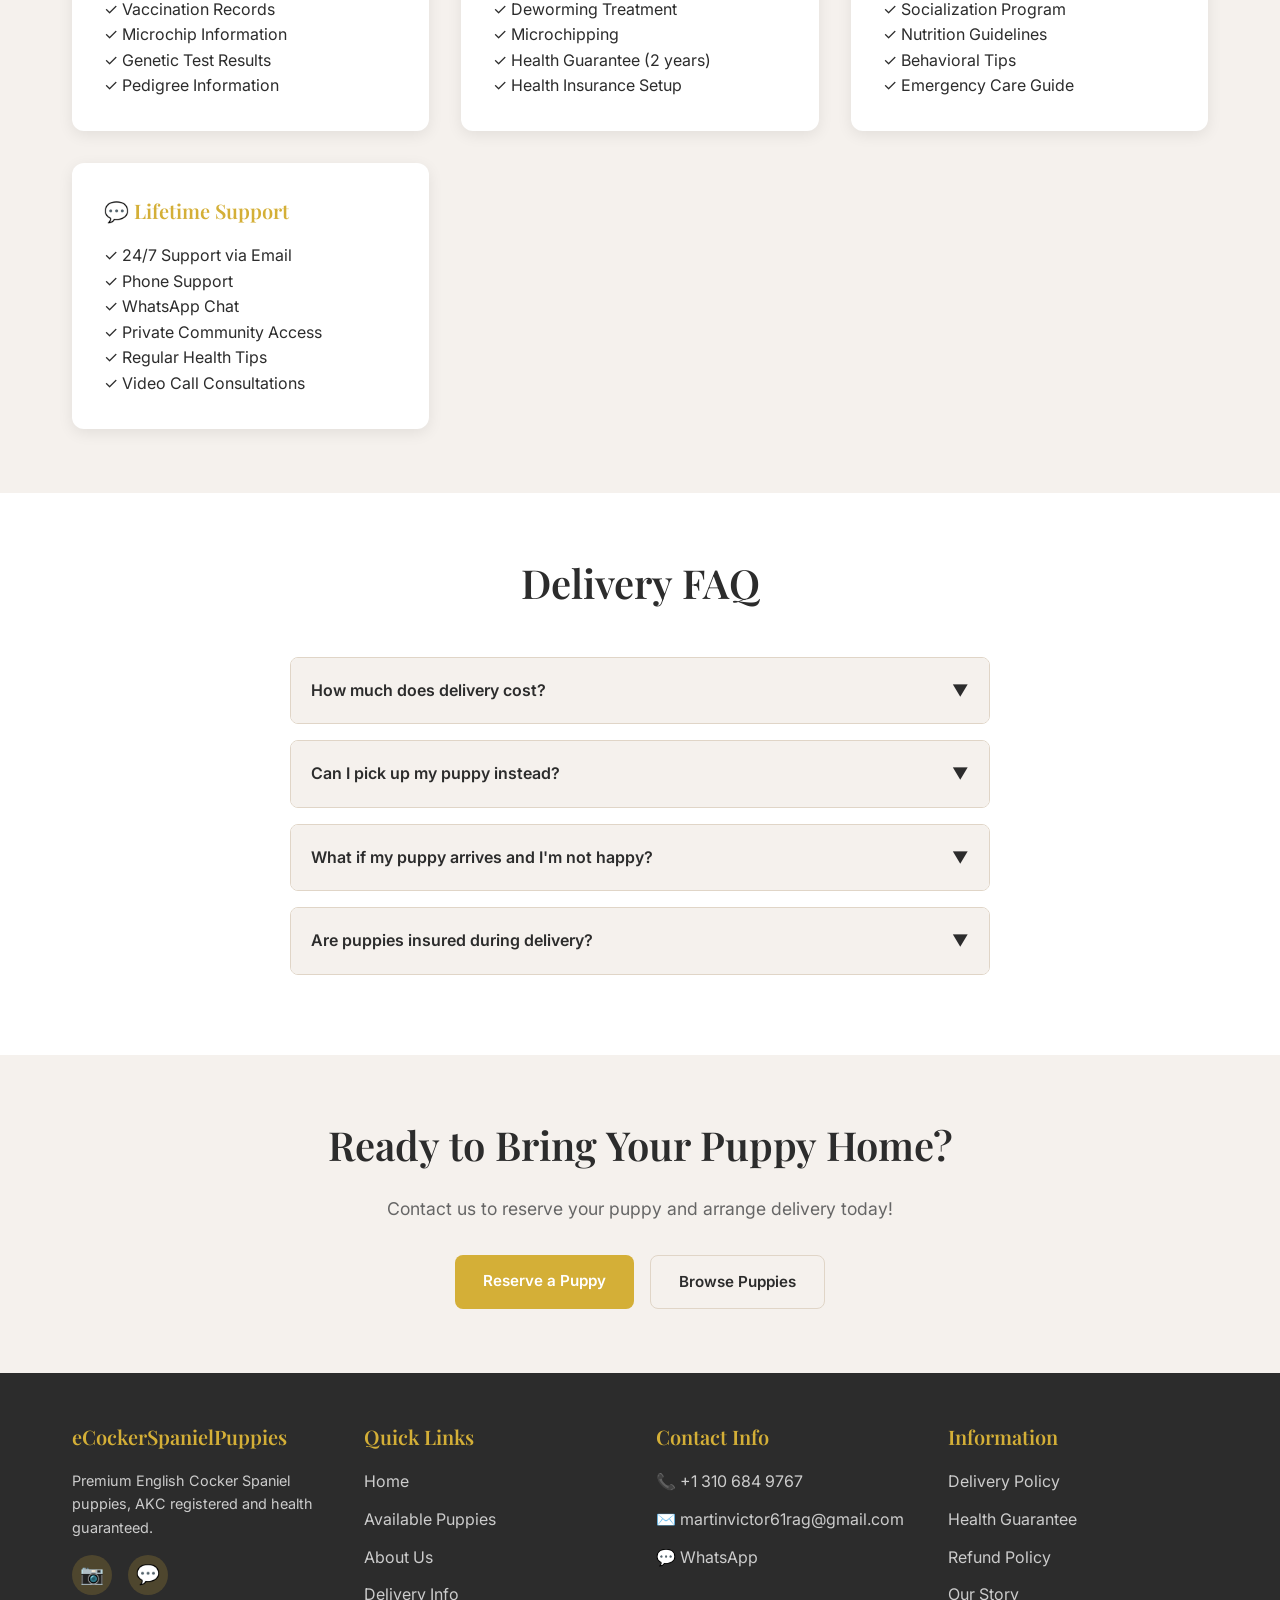
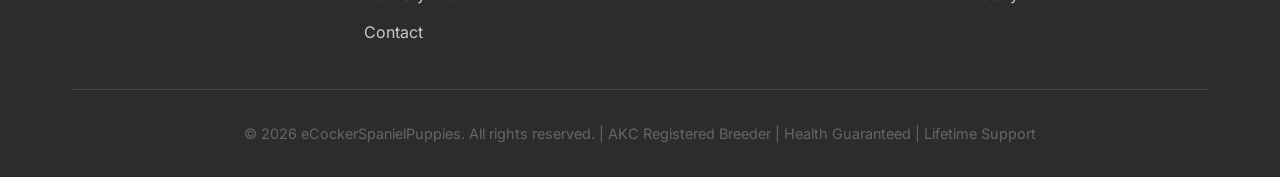
<file: delivery.html>
<!DOCTYPE html>
<html lang="en">
<head>
  <meta charset="UTF-8">
  <meta name="viewport" content="width=device-width, initial-scale=1.0">
  <meta name="description" content="Puppy delivery information, policies, and timelines for eCockerSpanielPuppies. Safe, secure delivery with health guarantee and lifetime support.">
  <meta name="keywords" content="Puppy delivery, shipping policy, health guarantee, refund policy, delivery timeline">
  <meta name="author" content="eCockerSpanielPuppies">
  <meta name="robots" content="index, follow">
  <meta name="theme-color" content="#d4af37">
  <meta name="color-scheme" content="light">
  <meta property="og:title" content="Delivery & Policies - eCockerSpanielPuppies">
  <meta property="og:description" content="Safe and secure puppy delivery with health guarantee. Learn about our policies and delivery timeline.">
  <meta property="og:type" content="website">
  <meta property="og:url" content="https://www.ecockerspanielpuppies.com/delivery.html">
  <meta name="twitter:card" content="summary_large_image">
  <!-- Google Ads and SEO Meta Tags -->
  <meta name="google-site-verification" content="">
  <meta name="target-audience" content="puppy buyers, pet lovers, dog enthusiasts">
  <meta name="rating" content="general">
  <meta property="og:image" content="">
  <meta name="format-detection" content="telephone=no">
  <meta name="language" content="en-US">
  <meta name="distribution" content="global">
  <meta name="revisit-after" content="7 days">
  <link rel="canonical" href="https://www.ecockerspanielpuppies.com/delivery.html">
  <title>Delivery & Policies - eCockerSpanielPuppies</title>
  <link rel="stylesheet" href="css/style.css">
  
  <!-- Schema.org for Delivery & Policies -->
  <script type="application/ld+json">
  {
    "@context": "https://schema.org",
    "@type": "FAQPage",
    "name": "Delivery & Policies",
    "mainEntity": {
      "@type": "Organization",
      "name": "eCockerSpanielPuppies"
    }
  }
  </script>
</head>
<body>

<!-- ============================================================================
  NAVIGATION BAR
  ============================================================================ -->
<nav>
  <div class="nav-container">
    <div class="logo">e<span>Cocker</span>Puppies</div>
    <ul class="nav-links">
      <li><a href="index.html">Home</a></li>
      <li><a href="puppies.html">Puppies</a></li>
      <li><a href="about.html">About Us</a></li>
      <li><a href="delivery.html">Delivery</a></li>
      <li><a href="contact.html">Contact</a></li>
    </ul>
    <div class="hamburger">
      <span></span>
      <span></span>
      <span></span>
    </div>
  </div>
</nav>

<!-- ============================================================================
  MAIN CONTENT
  ============================================================================ -->
<main>

<!-- ============================================================================
  PAGE HEADER / HERO SECTION
  ============================================================================ -->
<section class="hero-section" style="background-image: url('./images/max-1.jpg');">
  <div class="hero-overlay"></div>
  <div class="hero-content">
    <h1>Delivery & Policies</h1>
    <p class="subtitle">Safe, Secure, and Transparent</p>
  </div>
</section>

<!-- ============================================================================
  DELIVERY TIMELINE
  ============================================================================ -->
<section>
  <div class="container">
    <h2 style="text-align: center; margin-bottom: 3rem;">Delivery Timeline</h2>
    
    <div class="grid grid-2" style="max-width: 700px; margin: 0 auto; gap: 2rem;">
      <div class="card slide-in">
        <div style="padding: 2rem; background: linear-gradient(135deg, rgba(212, 175, 55, 0.1), transparent); text-align: center; border-radius: 12px;">
          <h3 style="color: var(--primary-gold); margin-bottom: 0.5rem;">🇺🇸 USA Delivery</h3>
          <p style="font-size: 1.5rem; font-weight: 700; color: var(--text-dark); margin: 1rem 0;">2 - 8 Hours</p>
          <p style="font-size: 0.9rem;">Fast domestic delivery to your location across the United States.</p>
        </div>
      </div>

      <div class="card slide-in">
        <div style="padding: 2rem; background: linear-gradient(135deg, rgba(212, 175, 55, 0.1), transparent); text-align: center; border-radius: 12px;">
          <h3 style="color: var(--primary-gold); margin-bottom: 0.5rem;">🌍 International Delivery</h3>
          <p style="font-size: 1.5rem; font-weight: 700; color: var(--text-dark); margin: 1rem 0;">48 Hours</p>
          <p style="font-size: 0.9rem;">International shipping with proper documentation and secure handling.</p>
        </div>
      </div>
    </div>
  </div>
</section>

<!-- ============================================================================
  DELIVERY PROCESS
  ============================================================================ -->
<section style="background-color: var(--primary-beige);">
  <div class="container">
    <h2 style="text-align: center; margin-bottom: 3rem;">Our Delivery Process</h2>
    
    <div style="max-width: 800px; margin: 0 auto;">
      <div class="card slide-in" style="margin-bottom: 1.5rem;">
        <div style="padding: 2rem;">
          <div style="display: flex; gap: 1rem; align-items: flex-start;">
            <div style="min-width: 50px; height: 50px; background-color: var(--primary-gold); border-radius: 50%; display: flex; align-items: center; justify-content: center; color: white; font-weight: 700; flex-shrink: 0;">1</div>
            <div>
              <h4 style="color: var(--text-dark); margin-bottom: 0.5rem;">Reservation Confirmation</h4>
              <p>After you reserve a puppy, we confirm your booking and provide detailed information about the puppy's health, personality, and delivery options.</p>
            </div>
          </div>
        </div>
      </div>

      <div class="card slide-in" style="margin-bottom: 1.5rem;">
        <div style="padding: 2rem;">
          <div style="display: flex; gap: 1rem; align-items: flex-start;">
            <div style="min-width: 50px; height: 50px; background-color: var(--primary-gold); border-radius: 50%; display: flex; align-items: center; justify-content: center; color: white; font-weight: 700; flex-shrink: 0;">2</div>
            <div>
              <h4 style="color: var(--text-dark); margin-bottom: 0.5rem;">Final Health Check</h4>
              <p>Before delivery, puppies undergo final veterinary examination to ensure they're healthy and ready for travel.</p>
            </div>
          </div>
        </div>
      </div>

      <div class="card slide-in" style="margin-bottom: 1.5rem;">
        <div style="padding: 2rem;">
          <div style="display: flex; gap: 1rem; align-items: flex-start;">
            <div style="min-width: 50px; height: 50px; background-color: var(--primary-gold); border-radius: 50%; display: flex; align-items: center; justify-content: center; color: white; font-weight: 700; flex-shrink: 0;">3</div>
            <div>
              <h4 style="color: var(--text-dark); margin-bottom: 0.5rem;">Secure Packaging</h4>
              <p>Puppies are carefully packaged in climate-controlled, comfortable carriers with food, water, and familiar comfort items.</p>
            </div>
          </div>
        </div>
      </div>

      <div class="card slide-in" style="margin-bottom: 1.5rem;">
        <div style="padding: 2rem;">
          <div style="display: flex; gap: 1rem; align-items: flex-start;">
            <div style="min-width: 50px; height: 50px; background-color: var(--primary-gold); border-radius: 50%; display: flex; align-items: center; justify-content: center; color: white; font-weight: 700; flex-shrink: 0;">4</div>
            <div>
              <h4 style="color: var(--text-dark); margin-bottom: 0.5rem;">Real-Time Tracking</h4>
              <p>You receive tracking information and regular updates during delivery. We ensure the puppy's safety throughout.</p>
            </div>
          </div>
        </div>
      </div>

      <div class="card slide-in" style="margin-bottom: 1.5rem;">
        <div style="padding: 2rem;">
          <div style="display: flex; gap: 1rem; align-items: flex-start;">
            <div style="min-width: 50px; height: 50px; background-color: var(--primary-gold); border-radius: 50%; display: flex; align-items: center; justify-content: center; color: white; font-weight: 700; flex-shrink: 0;">5</div>
            <div>
              <h4 style="color: var(--text-dark); margin-bottom: 0.5rem;">Safe Arrival</h4>
              <p>Puppy arrives at your location in perfect condition. We provide all necessary documentation and a welcome guide.</p>
            </div>
          </div>
        </div>
      </div>

      <div class="card slide-in">
        <div style="padding: 2rem;">
          <div style="display: flex; gap: 1rem; align-items: flex-start;">
            <div style="min-width: 50px; height: 50px; background-color: var(--primary-gold); border-radius: 50%; display: flex; align-items: center; justify-content: center; color: white; font-weight: 700; flex-shrink: 0;">6</div>
            <div>
              <h4 style="color: var(--text-dark); margin-bottom: 0.5rem;">Ongoing Support</h4>
              <p>We're here for you! Lifetime support for any questions, health concerns, or behavioral guidance.</p>
            </div>
          </div>
        </div>
      </div>
    </div>
  </div>
</section>

<!-- ============================================================================
  REQUIREMENTS
  ============================================================================ -->
<section>
  <div class="container">
    <h2 style="text-align: center; margin-bottom: 3rem;">Delivery Requirements</h2>
    
    <div style="max-width: 700px; margin: 0 auto; background-color: var(--primary-beige); padding: 2rem; border-radius: 12px;">
      <p style="margin-bottom: 1.5rem; font-size: 1rem;">To ensure smooth delivery, we require the following information:</p>
      
      <div style="display: grid; gap: 1rem;">
        <div style="padding: 1rem; background-color: white; border-radius: 8px; border-left: 4px solid var(--primary-gold);">
          <h4 style="color: var(--primary-gold); margin-bottom: 0.5rem;">✓ Full Name & ID</h4>
          <p style="font-size: 0.9rem;">Valid identification for verification and delivery confirmation.</p>
        </div>

        <div style="padding: 1rem; background-color: white; border-radius: 8px; border-left: 4px solid var(--primary-gold);">
          <h4 style="color: var(--primary-gold); margin-bottom: 0.5rem;">✓ Complete Address</h4>
          <p style="font-size: 0.9rem;">Accurate delivery location with phone number for contact during delivery.</p>
        </div>

        <div style="padding: 1rem; background-color: white; border-radius: 8px; border-left: 4px solid var(--primary-gold);">
          <h4 style="color: var(--primary-gold); margin-bottom: 0.5rem;">✓ Valid Email</h4>
          <p style="font-size: 0.9rem;">Email address for delivery updates, documentation, and ongoing support.</p>
        </div>

        <div style="padding: 1rem; background-color: white; border-radius: 8px; border-left: 4px solid var(--primary-gold);">
          <h4 style="color: var(--primary-gold); margin-bottom: 0.5rem;">✓ Phone Number</h4>
          <p style="font-size: 0.9rem;">Active phone number for delivery coordination and customer service.</p>
        </div>
      </div>
    </div>
  </div>
</section>

<!-- ============================================================================
  PRICING
  ============================================================================ -->
<section style="background-color: var(--primary-beige);">
  <div class="container">
    <h2 style="text-align: center; margin-bottom: 3rem;">Pricing Breakdown</h2>
    
    <div class="grid grid-2" style="max-width: 700px; margin: 0 auto;">
      <div class="card" style="border-top: 4px solid var(--primary-gold);">
        <div style="padding: 2rem; text-align: center;">
          <h4>Puppy Price</h4>
          <p style="font-size: 2rem; font-weight: 700; color: var(--primary-gold); margin: 1rem 0;">$750 - $1,000</p>
          <p style="font-size: 0.85rem; color: var(--text-light);">Varies based on age, pedigree, and traits</p>
        </div>
      </div>

      <div class="card" style="border-top: 4px solid var(--primary-gold);">
        <div style="padding: 2rem; text-align: center;">
          <h4>Documentation Fee</h4>
          <p style="font-size: 2rem; font-weight: 700; color: var(--primary-gold); margin: 1rem 0;">$300</p>
          <p style="font-size: 0.85rem; color: var(--text-light);">Non-refundable (includes all paperwork)</p>
        </div>
      </div>
    </div>
  </div>
</section>

<!-- ============================================================================
  POLICIES
  ============================================================================ -->
<section>
  <div class="container">
    <h2 style="text-align: center; margin-bottom: 3rem;">Our Policies</h2>
    
    <div style="max-width: 800px; margin: 0 auto;">
      <div class="accordion">
        <div class="accordion-header">
          Health Assurance & Guarantee
          <span class="icon">▼</span>
        </div>
        <div class="accordion-body">
          <div class="accordion-content">
            <p><strong>Coverage:</strong> We provide a comprehensive 2-year health guarantee covering genetic conditions and hereditary diseases.</p>
            <p style="margin-top: 1rem;"><strong>What's Covered:</strong></p>
            <ul style="margin: 0.5rem 0 1rem 1.5rem; list-style: disc;">
              <li>Hip dysplasia</li>
              <li>Elbow dysplasia</li>
              <li>Genetic eye conditions</li>
              <li>Heart defects</li>
              <li>Other hereditary conditions</li>
            </ul>
            <p><strong>What's Not Covered:</strong> Injuries, accidents, improper care, and conditions resulting from negligence.</p>
          </div>
        </div>
      </div>

      <div class="accordion">
        <div class="accordion-header">
          Refund Conditions
          <span class="icon">▼</span>
        </div>
        <div class="accordion-body">
          <div class="accordion-content">
            <p><strong>Full Refund Eligible:</strong></p>
            <ul style="margin: 1rem 0 1rem 1.5rem; list-style: disc;">
              <li>Genetic health issues diagnosed within 2 years</li>
              <li>Serious congenital defects</li>
              <li>Puppy not meeting health standards upon arrival</li>
              <li>Change of mind within 30 days</li>
            </ul>
            <p><strong>Refund Process:</strong> Contact us immediately if you wish to apply for a refund. We'll work with you to resolve the issue or process the refund.</p>
          </div>
        </div>
      </div>

      <div class="accordion">
        <div class="accordion-header">
          Non-Refundable Fees
          <span class="icon">▼</span>
        </div>
        <div class="accordion-body">
          <div class="accordion-content">
            <p><strong>Documentation Fee ($300):</strong> This fee is always non-refundable, regardless of circumstances. It covers:</p>
            <ul style="margin: 1rem 0 1rem 1.5rem; list-style: disc;">
              <li>Complete paperwork preparation</li>
              <li>Health certifications</li>
              <li>AKC registration documents</li>
              <li>Delivery coordination</li>
              <li>Administrative costs</li>
            </ul>
            <p style="margin-top: 1rem;"><strong>Note:</strong> If a puppy is unavailable due to unforeseen circumstances, we'll offer a replacement puppy or full refund of the puppy price only (documentation fee retained).</p>
          </div>
        </div>
      </div>

      <div class="accordion">
        <div class="accordion-header">
          Refund Timeline
          <span class="icon">▼</span>
        </div>
        <div class="accordion-body">
          <div class="accordion-content">
            <p><strong>Processing Time:</strong> All approved refunds are processed within 5-10 business days.</p>
            <p style="margin-top: 1rem;"><strong>Refund Method:</strong> Refunds are issued to the original payment method used during purchase.</p>
            <p style="margin-top: 1rem;"><strong>Replacement Option:</strong> Instead of a refund, you may choose a replacement puppy from a future litter at no additional cost.</p>
          </div>
        </div>
      </div>

      <div class="accordion">
        <div class="accordion-header">
          Lifetime Support
          <span class="icon">▼</span>
        </div>
        <div class="accordion-body">
          <div class="accordion-content">
            <p>We provide lifetime support to all puppy families including:</p>
            <ul style="margin: 1rem 0 1rem 1.5rem; list-style: disc;">
              <li>24/7 health and behavioral advice</li>
              <li>Training guidance and tips</li>
              <li>Nutritional recommendations</li>
              <li>Socialization strategies</li>
              <li>Emergency support (even after purchase)</li>
              <li>Access to our private community</li>
            </ul>
            <p style="margin-top: 1rem;">No question is too small — we're committed to your puppy's lifelong health and happiness!</p>
          </div>
        </div>
      </div>
    </div>
  </div>
</section>

<!-- ============================================================================
  WHAT'S INCLUDED
  ============================================================================ -->
<section style="background-color: var(--primary-beige);">
  <div class="container">
    <h2 style="text-align: center; margin-bottom: 3rem;">What's Included With Your Puppy?</h2>
    
    <div class="grid grid-2">
      <div class="card fade-in">
        <div style="padding: 2rem;">
          <h4 style="color: var(--primary-gold); margin-bottom: 1rem;">📋 Complete Documentation</h4>
          <ul style="list-style: none; text-align: left;">
            <li>✓ AKC Registration Papers</li>
            <li>✓ Health Certificate</li>
            <li>✓ Vaccination Records</li>
            <li>✓ Microchip Information</li>
            <li>✓ Genetic Test Results</li>
            <li>✓ Pedigree Information</li>
          </ul>
        </div>
      </div>

      <div class="card fade-in">
        <div style="padding: 2rem;">
          <h4 style="color: var(--primary-gold); margin-bottom: 1rem;">🏥 Health & Wellness</h4>
          <ul style="list-style: none; text-align: left;">
            <li>✓ First Set of Vaccinations</li>
            <li>✓ Flea/Tick Prevention</li>
            <li>✓ Deworming Treatment</li>
            <li>✓ Microchipping</li>
            <li>✓ Health Guarantee (2 years)</li>
            <li>✓ Health Insurance Setup</li>
          </ul>
        </div>
      </div>

      <div class="card fade-in">
        <div style="padding: 2rem;">
          <h4 style="color: var(--primary-gold); margin-bottom: 1rem;">📚 Training & Guides</h4>
          <ul style="list-style: none; text-align: left;">
            <li>✓ Potty Training Guide</li>
            <li>✓ Crate Training Instructions</li>
            <li>✓ Socialization Program</li>
            <li>✓ Nutrition Guidelines</li>
            <li>✓ Behavioral Tips</li>
            <li>✓ Emergency Care Guide</li>
          </ul>
        </div>
      </div>

      <div class="card fade-in">
        <div style="padding: 2rem;">
          <h4 style="color: var(--primary-gold); margin-bottom: 1rem;">💬 Lifetime Support</h4>
          <ul style="list-style: none; text-align: left;">
            <li>✓ 24/7 Support via Email</li>
            <li>✓ Phone Support</li>
            <li>✓ WhatsApp Chat</li>
            <li>✓ Private Community Access</li>
            <li>✓ Regular Health Tips</li>
            <li>✓ Video Call Consultations</li>
          </ul>
        </div>
      </div>
    </div>
  </div>
</section>

<!-- ============================================================================
  FAQ
  ============================================================================ -->
<section>
  <div class="container">
    <h2 style="text-align: center; margin-bottom: 3rem;">Delivery FAQ</h2>
    
    <div style="max-width: 700px; margin: 0 auto;">
      <div class="accordion">
        <div class="accordion-header">
          How much does delivery cost?
          <span class="icon">▼</span>
        </div>
        <div class="accordion-body">
          <div class="accordion-content">
            Delivery costs are included in the puppy price. No additional shipping fees apply for domestic USA deliveries. International shipping can be arranged separately at cost.
          </div>
        </div>
      </div>

      <div class="accordion">
        <div class="accordion-header">
          Can I pick up my puppy instead?
          <span class="icon">▼</span>
        </div>
        <div class="accordion-body">
          <div class="accordion-content">
            Yes! Local pickups can be arranged. Please contact us to discuss pickup options and available dates.
          </div>
        </div>
      </div>

      <div class="accordion">
        <div class="accordion-header">
          What if my puppy arrives and I'm not happy?
          <span class="icon">▼</span>
        </div>
        <div class="accordion-body">
          <div class="accordion-content">
            We have a 30-day satisfaction guarantee. If you're not satisfied for any reason, contact us immediately. We'll work with you to find a solution, whether that's training support, a replacement, or a refund.
          </div>
        </div>
      </div>

      <div class="accordion">
        <div class="accordion-header">
          Are puppies insured during delivery?
          <span class="icon">▼</span>
        </div>
        <div class="accordion-body">
          <div class="accordion-content">
            Yes! All puppies are fully insured during transit. We use safe, climate-controlled carriers and track every delivery in real-time to ensure your puppy arrives safely.
          </div>
        </div>
      </div>
    </div>
  </div>
</section>

<!-- ============================================================================
  CTA SECTION
  ============================================================================ -->
<section style="background-color: var(--primary-beige);">
  <div class="container" style="text-align: center;">
    <h2>Ready to Bring Your Puppy Home?</h2>
    <p style="font-size: 1.1rem; margin-bottom: 2rem;">
      Contact us to reserve your puppy and arrange delivery today!
    </p>
    <div style="display: flex; gap: 1rem; justify-content: center; flex-wrap: wrap;">
      <a href="contact.html" class="btn btn-primary">Reserve a Puppy</a>
      <a href="puppies.html" class="btn btn-secondary">Browse Puppies</a>
    </div>
  </div>
</section>

</main>

<!-- ============================================================================
  FOOTER
  ============================================================================ -->
<footer>
  <div class="container">
    <div class="footer-content">
      <div class="footer-section">
        <h4>eCockerSpanielPuppies</h4>
        <p style="font-size: 0.9rem; color: #ccc; margin-bottom: 1rem;">
          Premium English Cocker Spaniel puppies, AKC registered and health guaranteed.
        </p>
        <div class="social-icons">
          <a href="https://www.instagram.com/ecockerSpanielpuppies" class="social-icon" target="_blank" title="Instagram">📷</a>
          <a href="https://wa.me/13106849767" class="social-icon" target="_blank" title="WhatsApp">💬</a>
        </div>
      </div>

      <div class="footer-section">
        <h4>Quick Links</h4>
        <ul class="footer-links">
          <li><a href="index.html">Home</a></li>
          <li><a href="puppies.html">Available Puppies</a></li>
          <li><a href="about.html">About Us</a></li>
          <li><a href="delivery.html">Delivery Info</a></li>
          <li><a href="contact.html">Contact</a></li>
        </ul>
      </div>

      <div class="footer-section">
        <h4>Contact Info</h4>
        <ul class="footer-links">
          <li>
            <a href="tel:+13106849767">📞 +1 310 684 9767</a>
          </li>
          <li>
            <a href="mailto:martinvictor61rag@gmail.com">✉️ martinvictor61rag@gmail.com</a>
          </li>
          <li>
            <a href="https://wa.me/13106849767" target="_blank">💬 WhatsApp</a>
          </li>
        </ul>
      </div>

      <div class="footer-section">
        <h4>Information</h4>
        <ul class="footer-links">
          <li><a href="delivery.html">Delivery Policy</a></li>
          <li><a href="delivery.html">Health Guarantee</a></li>
          <li><a href="delivery.html">Refund Policy</a></li>
          <li><a href="about.html">Our Story</a></li>
        </ul>
      </div>
    </div>

    <div class="footer-bottom">
      <p>&copy; 2026 eCockerSpanielPuppies. All rights reserved. | AKC Registered Breeder | Health Guaranteed | Lifetime Support</p>
    </div>
  </div>
</footer>

<script src="js/script.js"></script>
</body>
</html>
</file>
<file: css/style.css>
@import url('https://fonts.googleapis.com/css2?family=Playfair+Display:wght@400;500;600;700&family=Inter:wght@300;400;500;600;700&display=swap');

:root {
  --primary-beige: #f5f1ed;
  --primary-gold: #d4af37;
  --text-dark: #2c2c2c;
  --text-light: #666;
  --white: #ffffff;
  --shadow-soft: 0 4px 15px rgba(0, 0, 0, 0.08);
  --shadow-medium: 0 8px 30px rgba(0, 0, 0, 0.12);
}

* {
  margin: 0;
  padding: 0;
  box-sizing: border-box;
}

html {
  scroll-behavior: smooth;
}

body {
  font-family: 'Inter', sans-serif;
  color: var(--text-dark);
  background-color: var(--white);
  line-height: 1.6;
  overflow-x: hidden;
}

/* =============== TYPOGRAPHY =============== */
h1, h2, h3, h4, h5, h6 {
  font-family: 'Playfair Display', serif;
  font-weight: 600;
}

h1 {
  font-size: 3.5rem;
  font-weight: 700;
  line-height: 1.2;
  letter-spacing: -1px;
}

h2 {
  font-size: 2.5rem;
  font-weight: 600;
  line-height: 1.3;
  margin-bottom: 1.5rem;
}

h3 {
  font-size: 1.75rem;
  font-weight: 600;
  line-height: 1.3;
  margin-bottom: 1rem;
}

h4 {
  font-size: 1.25rem;
  font-weight: 600;
}

p {
  color: var(--text-light);
  margin-bottom: 1rem;
}

a {
  color: var(--primary-gold);
  text-decoration: none;
  transition: color 0.3s ease;
}

a:hover {
  color: #c9a02d;
}

/* =============== LAYOUT =============== */
.container {
  max-width: 1200px;
  margin: 0 auto;
  padding: 0 2rem;
}

section {
  padding: 4rem 0;
}

section.hero {
  padding: 8rem 0;
}

/* =============== NAVBAR =============== */
nav {
  position: sticky;
  top: 0;
  background-color: rgba(255, 255, 255, 0.98);
  backdrop-filter: blur(10px);
  z-index: 1000;
  box-shadow: var(--shadow-soft);
  transition: all 0.3s ease;
}

.nav-container {
  display: flex;
  justify-content: space-between;
  align-items: center;
  padding: 1rem 2rem;
  max-width: 1200px;
  margin: 0 auto;
}

.logo {
  font-family: 'Playfair Display', serif;
  font-size: 1.5rem;
  font-weight: 700;
  color: var(--text-dark);
  letter-spacing: 1px;
}

.logo span {
  color: var(--primary-gold);
}

.nav-links {
  display: flex;
  gap: 2rem;
  list-style: none;
}

.nav-links a {
  color: var(--text-dark);
  font-weight: 500;
  font-size: 0.95rem;
  transition: color 0.3s ease;
  position: relative;
}

.nav-links a::after {
  content: '';
  position: absolute;
  width: 0;
  height: 2px;
  bottom: -5px;
  left: 0;
  background-color: var(--primary-gold);
  transition: width 0.3s ease;
}

.nav-links a:hover::after {
  width: 100%;
}

.hamburger {
  display: none;
  flex-direction: column;
  cursor: pointer;
  gap: 6px;
}

.hamburger span {
  width: 25px;
  height: 3px;
  background-color: var(--text-dark);
  border-radius: 2px;
  transition: all 0.3s ease;
}

/* =============== BUTTONS =============== */
.btn {
  padding: 0.875rem 1.75rem;
  border: none;
  border-radius: 8px;
  font-family: 'Inter', sans-serif;
  font-weight: 600;
  font-size: 0.95rem;
  cursor: pointer;
  transition: all 0.3s ease;
  display: inline-block;
  text-align: center;
}

.btn-primary {
  background-color: var(--primary-gold);
  color: var(--white);
}

.btn-primary:hover {
  background-color: #c9a02d;
  transform: translateY(-2px);
  box-shadow: var(--shadow-medium);
}

.btn-secondary {
  background-color: var(--primary-beige);
  color: var(--text-dark);
  border: 1px solid #e0d5c7;
}

.btn-secondary:hover {
  background-color: #e8dfd9;
  transform: translateY(-2px);
}

.btn-outline {
  background-color: transparent;
  color: var(--primary-gold);
  border: 2px solid var(--primary-gold);
}

.btn-outline:hover {
  background-color: var(--primary-gold);
  color: var(--white);
}

/* =============== HERO SECTION =============== */

/* Main hero section for homepage */
.hero {
  background-image: url('./images/homepage-1.jpg');
  background-size: cover;
  background-position: center;
  background-repeat: no-repeat;
  display: flex;
  align-items: center;
  justify-content: center;
  height: 100vh;
  min-height: 100vh;
  text-align: center;
  position: relative;
  overflow: hidden;
}

/* Reusable hero section class for other pages */
.hero-section {
  background-image: url('./images/homepage-1.jpg');
  background-size: cover;
  background-position: center;
  background-attachment: scroll;
  background-repeat: no-repeat;
  display: flex;
  align-items: center;
  justify-content: center;
  height: 70vh;
  min-height: 70vh;
  text-align: center;
  position: relative;
  overflow: hidden;
}

.hero-overlay {
  position: absolute;
  top: 0;
  left: 0;
  width: 100%;
  height: 100%;
  background-color: rgba(0, 0, 0, 0.4);
  z-index: 1;
}

.hero::before {
  content: '';
  position: absolute;
  width: 500px;
  height: 500px;
  background: radial-gradient(circle, rgba(212, 175, 55, 0.1) 0%, transparent 70%);
  border-radius: 50%;
  top: -100px;
  right: -100px;
  animation: float 6s ease-in-out infinite;
  display: none;
}

.hero::after {
  content: '';
  position: absolute;
  width: 400px;
  height: 400px;
  background: radial-gradient(circle, rgba(212, 175, 55, 0.08) 0%, transparent 70%);
  border-radius: 50%;
  bottom: -50px;
  left: -50px;
  animation: float 8s ease-in-out infinite reverse;
  display: none;
}

.hero-content {
  position: relative;
  z-index: 2;
  max-width: 800px;
  color: white;
  padding: 0 2rem;
}

.hero h1 {
  font-size: 4rem;
  margin-bottom: 1.5rem;
  color: white;
  text-shadow: 0 2px 8px rgba(0, 0, 0, 0.3);
}

/* Mobile responsive adjustments for hero section */
@media (max-width: 768px) {
  .hero {
    height: 70vh;
    min-height: 70vh;
    background-attachment: scroll;
  }

  .hero h1 {
    font-size: 2.5rem;
    margin-bottom: 1rem;
  }

  .hero .subtitle {
    font-size: 1.2rem;
    margin-bottom: 1.5rem;
  }

  .hero-content > p {
    font-size: 0.95rem !important;
    margin-bottom: 1.5rem !important;
  }

  .hero-buttons {
    gap: 0.75rem;
  }

  .hero .btn {
    padding: 0.75rem 1.5rem;
    font-size: 0.9rem;
  }

  .hero-content {
    padding: 0 1.5rem;
  }
}

@media (max-width: 480px) {
  .hero {
    height: 60vh;
    min-height: 60vh;
    background-attachment: scroll;
  }

  .hero h1 {
    font-size: 1.75rem;
    margin-bottom: 0.75rem;
  }

  .hero .subtitle {
    font-size: 1rem;
    margin-bottom: 1rem;
  }

  .hero-content > p {
    font-size: 0.85rem !important;
    margin-bottom: 1rem !important;
  }

  .hero-buttons {
    gap: 0.5rem;
    flex-direction: column;
  }

  .hero .btn {
    padding: 0.65rem 1.2rem;
    font-size: 0.85rem;
    width: 100%;
  }

  .hero-content {
    padding: 0 1rem;
  }
}

.hero-section h1 {
  font-size: 3.5rem;
  margin-bottom: 1rem;
  color: white;
  text-shadow: 0 2px 8px rgba(0, 0, 0, 0.3);
}

.hero .subtitle {
  font-size: 1.5rem;
  color: rgba(255, 255, 255, 0.95);
  margin-bottom: 2rem;
  font-weight: 300;
  text-shadow: 0 1px 4px rgba(0, 0, 0, 0.3);
}

.hero-section .subtitle {
  font-size: 1.3rem;
  color: rgba(255, 255, 255, 0.95);
  margin-bottom: 1.5rem;
  font-weight: 300;
  text-shadow: 0 1px 4px rgba(0, 0, 0, 0.3);
}

.hero-buttons {
  display: flex;
  gap: 1rem;
  justify-content: center;
  flex-wrap: wrap;
}

.hero .btn {
  box-shadow: 0 4px 12px rgba(0, 0, 0, 0.2);
}

.hero .btn:hover {
  box-shadow: 0 6px 16px rgba(0, 0, 0, 0.3);
}

.hero-section .btn {
  box-shadow: 0 4px 12px rgba(0, 0, 0, 0.2);
}

.hero-section .btn:hover {
  box-shadow: 0 6px 16px rgba(0, 0, 0, 0.3);
}

/* =============== CARDS =============== */
.card {
  background-color: var(--white);
  border-radius: 12px;
  overflow: hidden;
  box-shadow: var(--shadow-soft);
  transition: all 0.3s ease;
}

.card:hover {
  transform: translateY(-5px);
  box-shadow: var(--shadow-medium);
}

.card-image {
  width: 100%;
  height: 300px;
  object-fit: cover;
  transition: transform 0.3s ease;
}

.card:hover .card-image {
  transform: scale(1.05);
}

.card-body {
  padding: 1.5rem;
}

.card-title {
  font-size: 1.25rem;
  margin-bottom: 0.5rem;
  color: var(--text-dark);
}

.card-text {
  font-size: 0.9rem;
  color: var(--text-light);
  margin-bottom: 1rem;
}

/* =============== GRID =============== */
.grid {
  display: grid;
  gap: 2rem;
}

.grid-2 {
  grid-template-columns: repeat(auto-fit, minmax(300px, 1fr));
}

.grid-3 {
  grid-template-columns: repeat(auto-fit, minmax(280px, 1fr));
}

.grid-4 {
  grid-template-columns: repeat(auto-fit, minmax(250px, 1fr));
}

/* =============== HIGHLIGHTS =============== */
.highlights {
  display: grid;
  grid-template-columns: repeat(auto-fit, minmax(200px, 1fr));
  gap: 2rem;
  margin: 3rem 0;
}

.highlight-item {
  text-align: center;
}

.highlight-icon {
  font-size: 3rem;
  margin-bottom: 1rem;
}

.highlight-item h4 {
  margin-bottom: 0.5rem;
  color: var(--text-dark);
}

.highlight-item p {
  font-size: 0.9rem;
  color: var(--text-light);
}

/* =============== TESTIMONIALS =============== */
.testimonial-card {
  background-color: var(--primary-beige);
  padding: 2rem;
  border-radius: 12px;
  border-left: 4px solid var(--primary-gold);
}

.testimonial-text {
  font-size: 1rem;
  font-style: italic;
  margin-bottom: 1.5rem;
  color: var(--text-dark);
}

.testimonial-author {
  font-weight: 600;
  color: var(--text-dark);
}

.stars {
  color: var(--primary-gold);
  font-size: 0.9rem;
  margin-bottom: 0.5rem;
}

/* =============== PUPPY CARDS =============== */
.puppy-card {
  background-color: var(--white);
  border-radius: 12px;
  overflow: hidden;
  box-shadow: var(--shadow-soft);
  transition: all 0.3s ease;
}

.puppy-card:hover {
  transform: translateY(-8px);
  box-shadow: var(--shadow-medium);
}

.puppy-image-container {
  position: relative;
  width: 100%;
  height: 340px;
  background-color: var(--primary-beige);
  overflow: hidden;
  display: flex;
  align-items: center;
  justify-content: center;
}

.puppy-image {
  width: 100%;
  height: 100%;
  object-fit: contain;
  object-position: center;
  transition: transform 0.3s ease;
}

.puppy-card:hover .puppy-image {
  transform: scale(1.08);
}

.image-nav {
  position: absolute;
  bottom: 10px;
  left: 50%;
  transform: translateX(-50%);
  display: flex;
  gap: 0.5rem;
  z-index: 10;
}

.image-dot {
  width: 8px;
  height: 8px;
  border-radius: 50%;
  background-color: rgba(255, 255, 255, 0.5);
  cursor: pointer;
  transition: all 0.3s ease;
}

.image-dot.active {
  background-color: var(--primary-gold);
  width: 20px;
  border-radius: 4px;
}

.gallery-nav {
  position: absolute;
  top: 50%;
  width: 100%;
  display: flex;
  justify-content: space-between;
  padding: 0 10px;
  transform: translateY(-50%);
  opacity: 0;
  transition: opacity 0.3s ease;
}

.puppy-image-container:hover .gallery-nav {
  opacity: 1;
}

.gallery-btn {
  background-color: rgba(212, 175, 55, 0.9);
  color: white;
  border: none;
  width: 35px;
  height: 35px;
  border-radius: 50%;
  cursor: pointer;
  display: flex;
  align-items: center;
  justify-content: center;
  font-size: 1.2rem;
  transition: all 0.3s ease;
}

.gallery-btn:hover {
  background-color: var(--primary-gold);
  transform: scale(1.1);
}

.puppy-info {
  padding: 1.5rem;
}

.status-pill {
  display: flex;
  align-items: center;
  justify-content: center;
  width: 100%;
  min-height: 72px;
  border-radius: 16px;
  font-size: clamp(1.2rem, 2vw, 2rem);
  font-weight: 700;
  letter-spacing: 0.02em;
  margin-bottom: 1.25rem;
  transition: all 0.3s ease;
}

.status-pill.available {
  background: rgba(212, 175, 55, 0.82);
  color: #fff;
}

.status-pill.sold {
  background: rgba(217, 83, 79, 0.88);
  color: #fff;
}

.puppy-header {
  display: flex;
  justify-content: space-between;
  align-items: center;
  margin-bottom: 1rem;
}

.puppy-name {
  font-size: 1.5rem;
  font-family: 'Playfair Display', serif;
  font-weight: 600;
  color: var(--text-dark);
}

.puppy-price {
  font-size: 1.5rem;
  font-weight: 700;
  color: var(--primary-gold);
}

.puppy-details {
  display: grid;
  grid-template-columns: 1fr 1fr;
  gap: 0.75rem;
  margin-bottom: 1rem;
  font-size: 0.9rem;
}

.puppy-detail {
  color: var(--text-light);
}

.puppy-detail strong {
  color: var(--text-dark);
}

.puppy-tags {
  display: flex;
  flex-wrap: wrap;
  gap: 0.5rem;
  margin-bottom: 1.5rem;
}

.tag {
  background-color: var(--primary-beige);
  color: var(--text-dark);
  padding: 0.35rem 0.75rem;
  border-radius: 20px;
  font-size: 0.75rem;
  font-weight: 500;
}

.tag.premium {
  background-color: rgba(212, 175, 55, 0.15);
  color: var(--primary-gold);
}

.tag.sold {
  background-color: rgba(217, 83, 79, 0.12);
  color: #c62828;
  font-weight: 700;
}

/* =============== LIGHTBOX =============== */
.lightbox {
  display: none;
  position: fixed;
  top: 0;
  left: 0;
  width: 100%;
  height: 100%;
  background-color: rgba(0, 0, 0, 0.9);
  z-index: 2000;
  align-items: center;
  justify-content: center;
}

.lightbox.active {
  display: flex;
}

.lightbox-content {
  position: relative;
  max-width: 90%;
  max-height: 90%;
}

.lightbox-image {
  width: 100%;
  height: auto;
  max-height: 80vh;
  object-fit: contain;
}

.lightbox-close {
  position: absolute;
  top: -40px;
  right: 0;
  background: none;
  border: none;
  color: white;
  font-size: 2rem;
  cursor: pointer;
  transition: transform 0.3s ease;
}

.lightbox-close:hover {
  transform: scale(1.2);
}

.lightbox-nav {
  position: absolute;
  top: 50%;
  width: 100%;
  display: flex;
  justify-content: space-between;
  padding: 0 20px;
  transform: translateY(-50%);
}

.lightbox-prev, .lightbox-next {
  background-color: rgba(212, 175, 55, 0.9);
  color: white;
  border: none;
  width: 50px;
  height: 50px;
  border-radius: 50%;
  cursor: pointer;
  font-size: 1.5rem;
  transition: all 0.3s ease;
}

.lightbox-prev:hover, .lightbox-next:hover {
  background-color: var(--primary-gold);
  transform: scale(1.1);
}

/* =============== FORMS =============== */
.form-group {
  margin-bottom: 1.5rem;
}

label {
  display: block;
  margin-bottom: 0.5rem;
  font-weight: 500;
  color: var(--text-dark);
}

input, textarea, select {
  width: 100%;
  padding: 0.875rem;
  border: 1px solid #e0d5c7;
  border-radius: 8px;
  font-family: 'Inter', sans-serif;
  font-size: 0.95rem;
  transition: all 0.3s ease;
  background-color: var(--white);
}

input:focus, textarea:focus, select:focus {
  outline: none;
  border-color: var(--primary-gold);
  box-shadow: 0 0 0 3px rgba(212, 175, 55, 0.1);
}

textarea {
  resize: vertical;
  min-height: 120px;
}

/* =============== ACCORDION =============== */
.accordion {
  border: 1px solid #e0d5c7;
  border-radius: 8px;
  overflow: hidden;
  margin-bottom: 1rem;
}

.accordion-header {
  background-color: var(--primary-beige);
  padding: 1.25rem;
  cursor: pointer;
  display: flex;
  justify-content: space-between;
  align-items: center;
  font-weight: 600;
  color: var(--text-dark);
  transition: all 0.3s ease;
}

.accordion-header:hover {
  background-color: #e8ddf0;
}

.accordion-header .icon {
  transition: transform 0.3s ease;
}

.accordion-header.active .icon {
  transform: rotate(180deg);
}

.accordion-body {
  max-height: 0;
  overflow: hidden;
  transition: max-height 0.3s ease;
}

.accordion-body.active {
  max-height: 500px;
}

.accordion-content {
  padding: 1.25rem;
  background-color: var(--white);
  color: var(--text-light);
}

/* =============== FOOTER =============== */
footer {
  background-color: var(--text-dark);
  color: var(--white);
  padding: 3rem 0 1rem;
}

.footer-content {
  display: grid;
  grid-template-columns: repeat(auto-fit, minmax(250px, 1fr));
  gap: 2rem;
  margin-bottom: 2rem;
}

.footer-section h4 {
  color: var(--primary-gold);
  margin-bottom: 1rem;
}

.footer-links {
  list-style: none;
}

.footer-links li {
  margin-bottom: 0.75rem;
}

.footer-links a {
  color: #ccc;
  transition: color 0.3s ease;
}

.footer-links a:hover {
  color: var(--primary-gold);
}

.social-icons {
  display: flex;
  gap: 1rem;
  margin-top: 1rem;
}

.social-icon {
  width: 40px;
  height: 40px;
  background-color: rgba(212, 175, 55, 0.2);
  border-radius: 50%;
  display: flex;
  align-items: center;
  justify-content: center;
  color: var(--primary-gold);
  text-decoration: none;
  transition: all 0.3s ease;
  font-size: 1.2rem;
}

.social-icon:hover {
  background-color: var(--primary-gold);
  color: var(--white);
  transform: translateY(-3px);
}

.footer-bottom {
  text-align: center;
  padding-top: 2rem;
  border-top: 1px solid rgba(212, 175, 55, 0.2);
  color: #999;
  font-size: 0.9rem;
}

/* =============== ANIMATIONS =============== */
@keyframes float {
  0%, 100% {
    transform: translateY(0px);
  }
  50% {
    transform: translateY(30px);
  }
}

@keyframes slideIn {
  from {
    opacity: 0;
    transform: translateY(20px);
  }
  to {
    opacity: 1;
    transform: translateY(0);
  }
}

@keyframes fadeIn {
  from {
    opacity: 0;
  }
  to {
    opacity: 1;
  }
}

.fade-in {
  animation: fadeIn 0.6s ease-in-out;
}

.slide-in {
  animation: slideIn 0.6s ease-in-out;
}

/* =============== NOTIFICATIONS & ALERTS =============== */
.notification {
  padding: 1rem 1.5rem;
  margin-bottom: 1.5rem;
  border-radius: 8px;
  font-weight: 500;
  animation: slideIn 0.4s ease-in-out;
  display: flex;
  align-items: center;
  gap: 0.75rem;
  box-shadow: var(--shadow-soft);
}

.notification.success {
  background-color: #d4edda;
  color: #155724;
  border-left: 4px solid #28a745;
}

.notification.error {
  background-color: #f8d7da;
  color: #721c24;
  border-left: 4px solid #dc3545;
}

.notification.info {
  background-color: #d1ecf1;
  color: #0c5460;
  border-left: 4px solid #17a2b8;
}

.notification::before {
  content: '';
  display: inline-block;
  width: 20px;
  height: 20px;
  background-size: contain;
  flex-shrink: 0;
}

.notification.success::before {
  content: '✓';
  font-size: 1.3rem;
  color: #28a745;
}

.notification.error::before {
  content: '✕';
  font-size: 1.3rem;
  color: #dc3545;
}

.notification.info::before {
  content: 'ℹ';
  font-size: 1.3rem;
  color: #17a2b8;
}

/* =============== FORM VALIDATION =============== */
input.error, textarea.error, select.error {
  border-color: #dc3545 !important;
  box-shadow: 0 0 0 3px rgba(220, 53, 69, 0.1) !important;
}

input.success, textarea.success, select.success {
  border-color: #28a745 !important;
  box-shadow: 0 0 0 3px rgba(40, 167, 69, 0.1) !important;
}

.form-error {
  color: #dc3545;
  font-size: 0.85rem;
  margin-top: 0.35rem;
  display: none;
}

.form-error.show {
  display: block;
}

/* =============== BUTTON STATES =============== */
.btn:disabled {
  opacity: 0.6;
  cursor: not-allowed;
  transform: none !important;
}

.btn.loading {
  position: relative;
  color: transparent;
}

.btn.loading::after {
  content: '';
  position: absolute;
  width: 16px;
  height: 16px;
  top: 50%;
  left: 50%;
  margin-left: -8px;
  margin-top: -8px;
  border: 2px solid rgba(255, 255, 255, 0.3);
  border-radius: 50%;
  border-top-color: rgba(255, 255, 255, 1);
  animation: spin 0.6s linear infinite;
}

@keyframes spin {
  to {
    transform: rotate(360deg);
  }
}

/* =============== RESPONSIVE =============== */
@media (max-width: 768px) {
  h1 {
    font-size: 2.5rem;
  }

  h2 {
    font-size: 2rem;
  }

  h3 {
    font-size: 1.5rem;
  }

  .container {
    padding: 0 1.5rem;
  }

  section {
    padding: 2.5rem 0;
  }

  section.hero {
    padding: 5rem 0;
  }

  section.hero-section {
    padding: 4rem 0;
  }

  .hero {
    min-height: 70vh;
  }

  .hero-section {
    min-height: 50vh;
  }

  .hero h1 {
    font-size: 2rem;
  }

  .hero-section h1 {
    font-size: 2.2rem;
  }

  .hero .subtitle {
    font-size: 1.1rem;
  }

  .hero-section .subtitle {
    font-size: 1rem;
  }

  .nav-links {
    display: none;
  }

  .hamburger {
    display: flex;
  }

  .nav-links.active {
    display: flex;
    flex-direction: column;
    position: absolute;
    top: 60px;
    left: 0;
    right: 0;
    background-color: rgba(255, 255, 255, 0.98);
    backdrop-filter: blur(10px);
    gap: 0;
    padding: 1rem 0;
  }

  .nav-links.active li {
    padding: 0.75rem 2rem;
  }

  .grid-2, .grid-3, .grid-4 {
    grid-template-columns: 1fr;
  }

  .highlights {
    grid-template-columns: repeat(2, 1fr);
  }

  .hero-buttons {
    flex-direction: column;
  }

  .footer-content {
    grid-template-columns: 1fr;
  }

  .lightbox-image {
    max-width: 95%;
  }
}

@media (max-width: 480px) {
  h1 {
    font-size: 1.75rem;
  }

  h2 {
    font-size: 1.5rem;
  }

  .container {
    padding: 0 1rem;
  }

  .hero h1 {
    font-size: 1.5rem;
  }

  .hero-section h1 {
    font-size: 1.75rem;
  }

  .hero .subtitle {
    font-size: 0.95rem;
  }

  .hero-section .subtitle {
    font-size: 0.9rem;
  }

  .btn {
    padding: 0.75rem 1.5rem;
    font-size: 0.9rem;
  }

  .puppy-details {
    grid-template-columns: 1fr;
  }

  .image-dot span {
    font-size: 0.8rem;
  }
}
</file>
